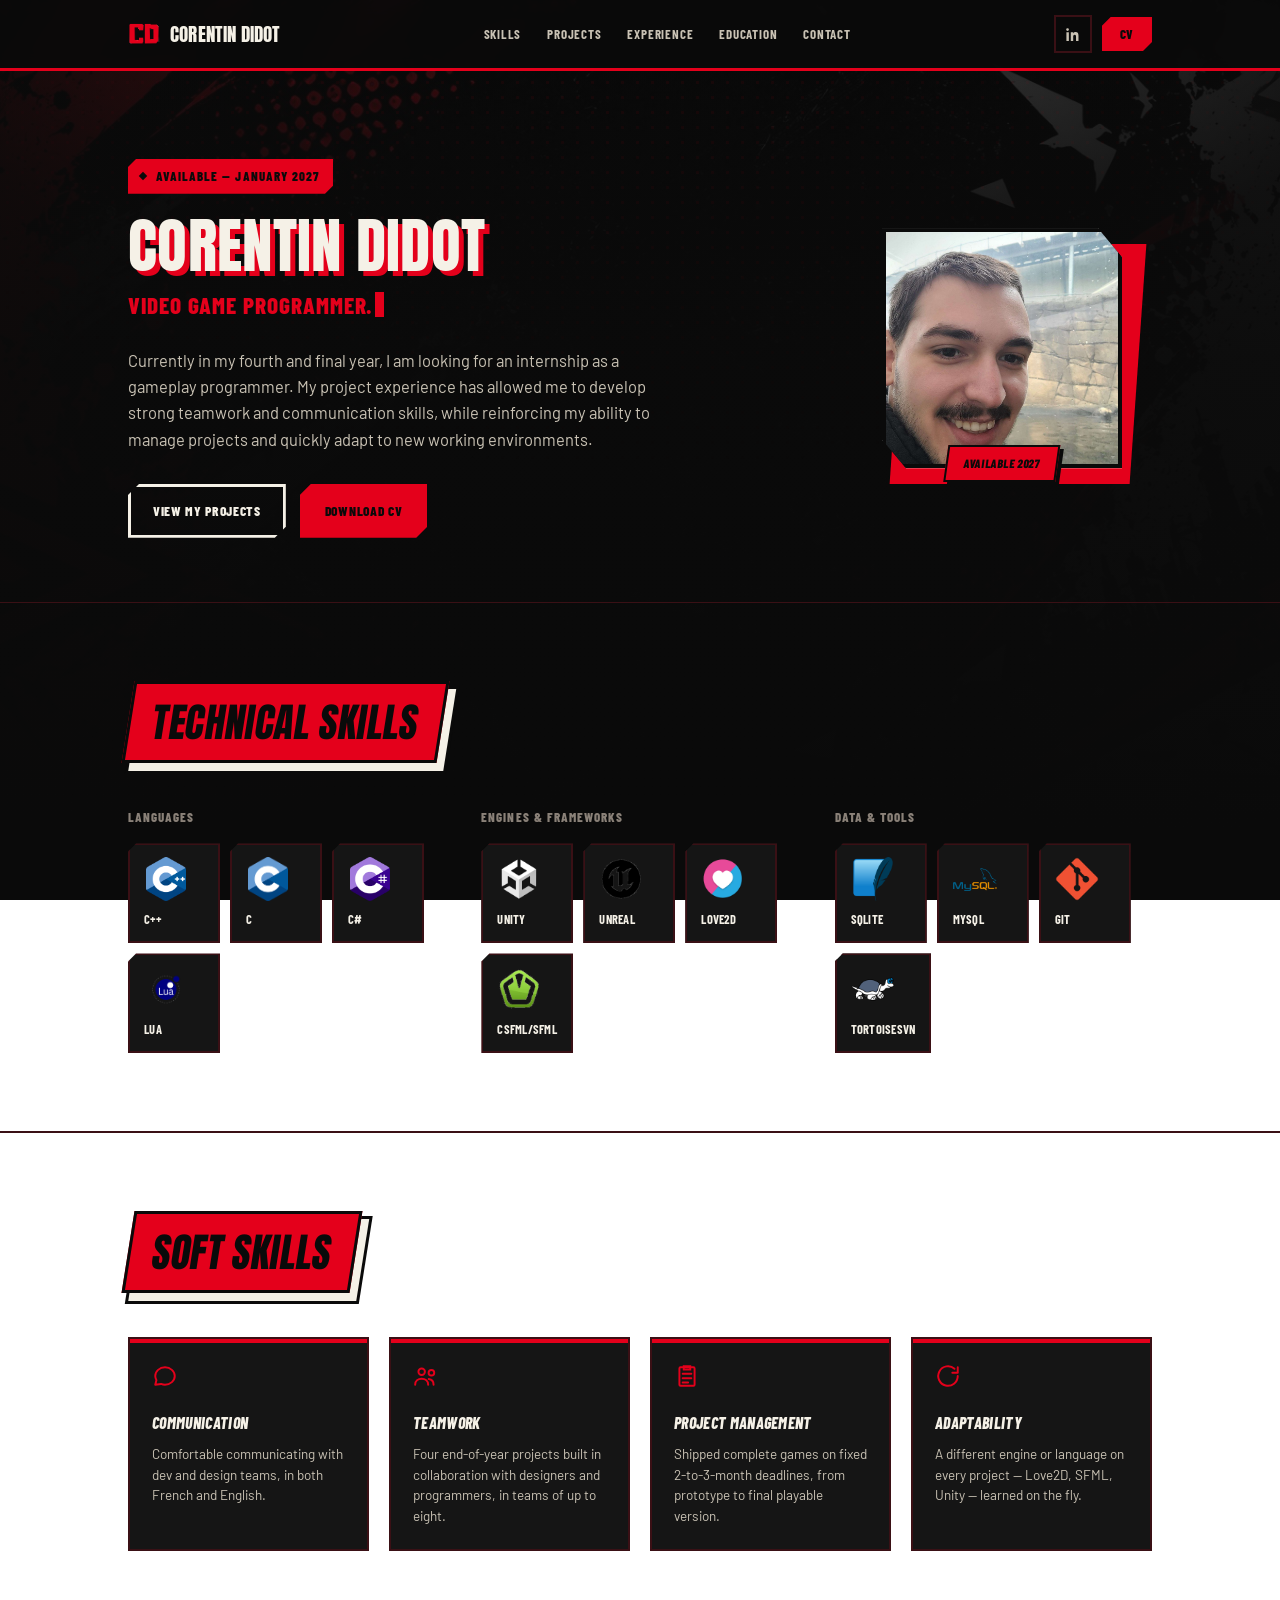
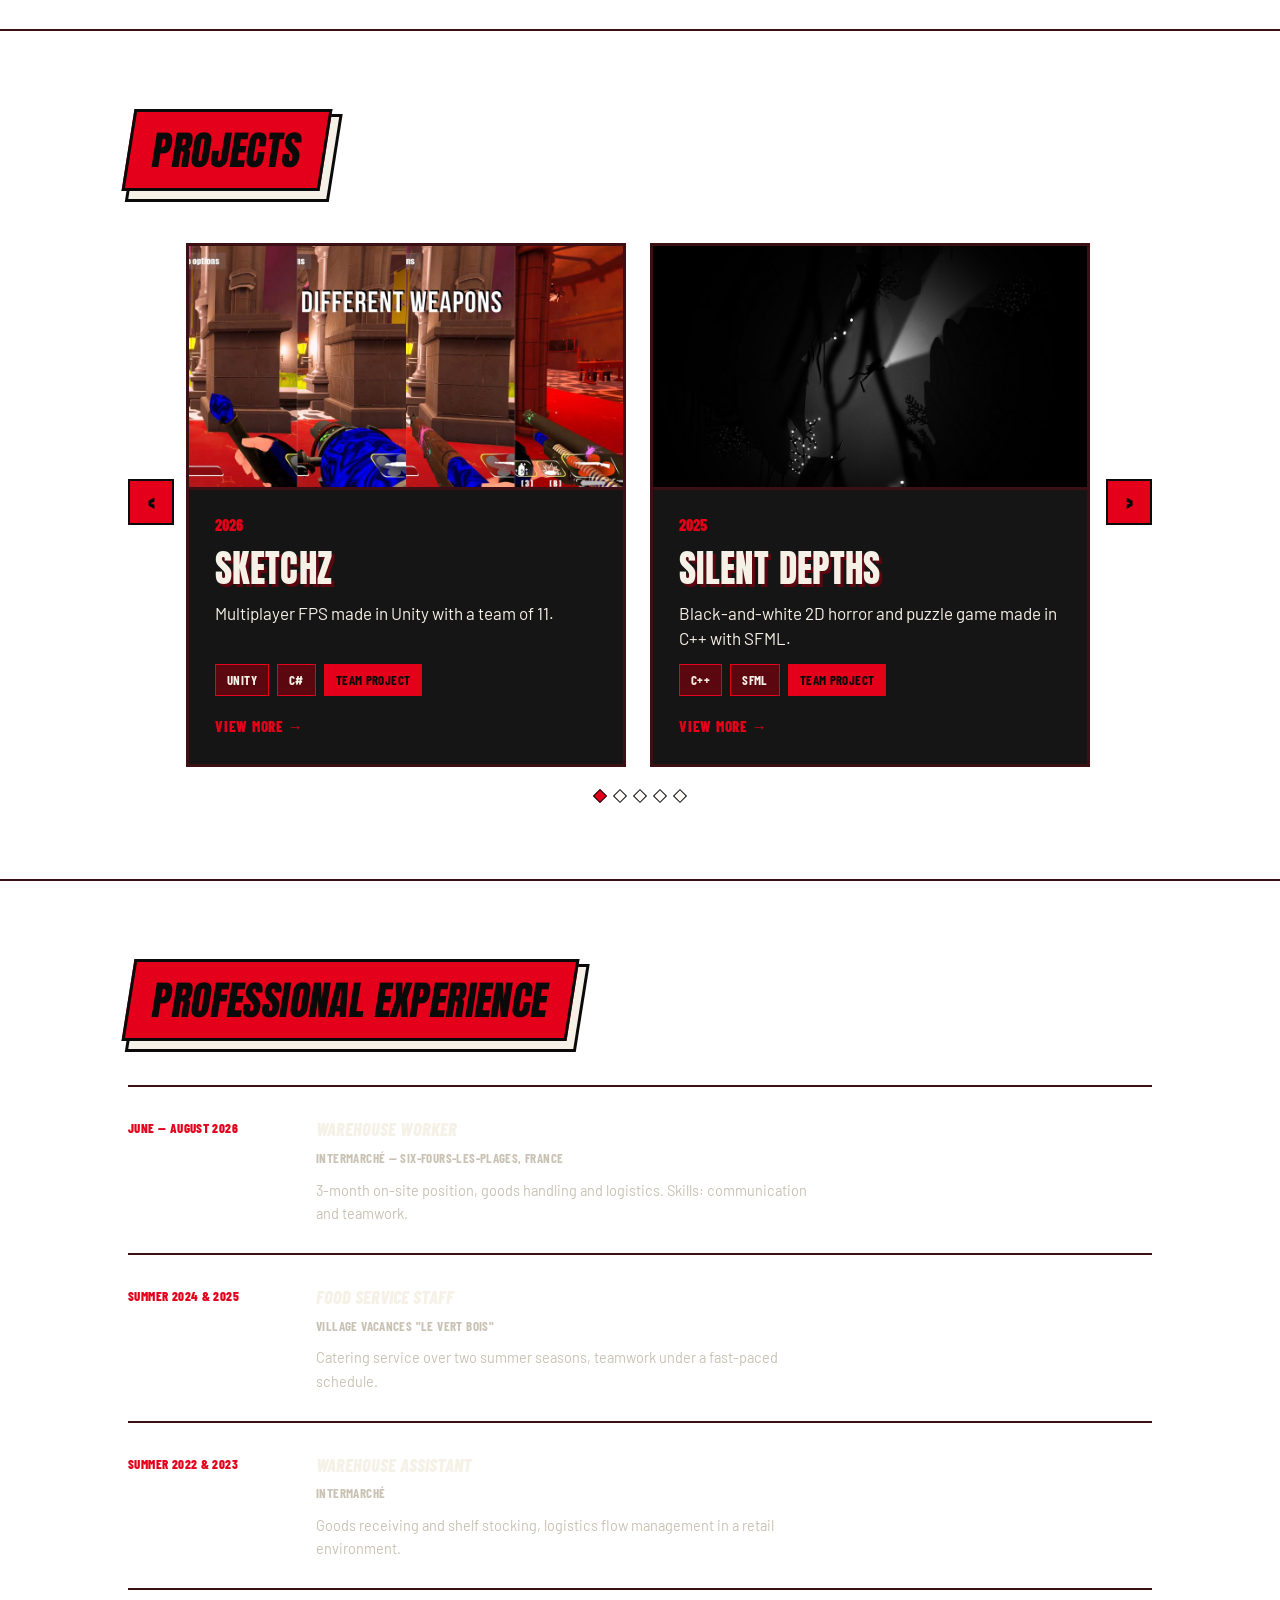
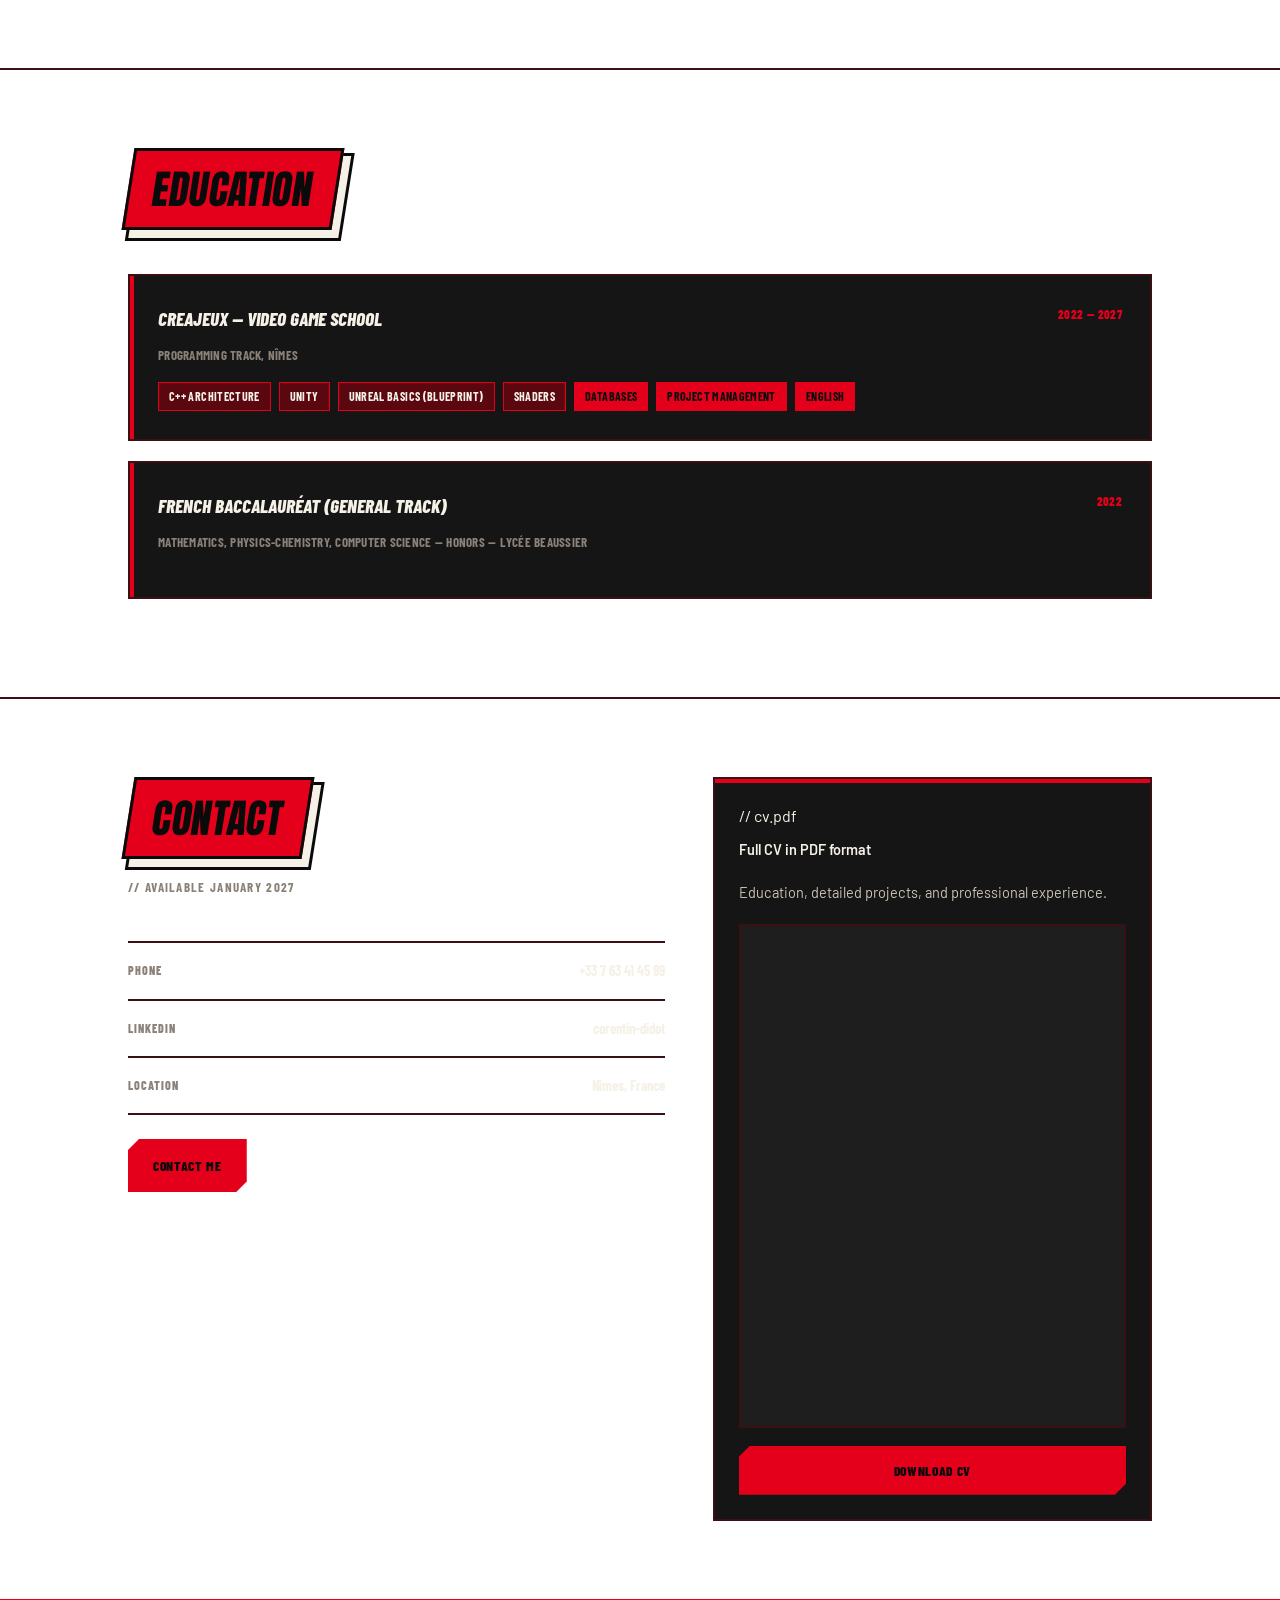
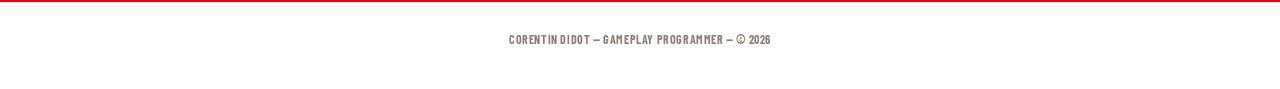
<file: index.html>
﻿<!DOCTYPE html>
<html lang="en">
<head>
<meta charset="UTF-8">
<meta name="viewport" content="width=device-width, initial-scale=1.0, viewport-fit=cover">
<title>Corentin Didot — Video Game Programmer</title>
<link rel="icon" href="assets/logo.png" type="image/png">
<link rel="preconnect" href="https://fonts.googleapis.com">
<link rel="preconnect" href="https://fonts.gstatic.com" crossorigin>
<link href="https://fonts.googleapis.com/css2?family=Anton&family=Barlow+Condensed:ital,wght@0,500;0,600;0,700;0,800;1,700;1,800&family=Barlow:wght@400;500;600;700;800&display=swap" rel="stylesheet">
<link rel="stylesheet" href="assets/styles.css">
<script src="assets/site.js" defer></script>
</head>
<body>

<div class="page-transition" aria-hidden="true"></div>

<div class="bg-image" aria-hidden="true"></div>
<div class="grid-bg" aria-hidden="true"></div>

<header>
  <div class="wrap nav">
    <a href="#home" class="logo"><img class="logo-mark" src="assets/logo.png" alt="CD logo">corentin didot</a>
    <ul class="navlinks">
      <li><a href="#competences">Skills</a></li>
      <li><a href="#projets">Projects</a></li>
      <li><a href="#experience">Experience</a></li>
      <li><a href="#formation">Education</a></li>
      <li><a href="#contact">Contact</a></li>
    </ul>
    <div class="nav-right">
      <div class="header-social">
        <a href="https://linkedin.com/in/corentin-didot" target="_blank" rel="noopener" aria-label="LinkedIn">
          <svg viewBox="0 0 24 24" fill="currentColor"><path d="M6.94 5a1.94 1.94 0 1 1-3.88 0 1.94 1.94 0 0 1 3.88 0ZM3.4 8.75h3.48V21H3.4V8.75Zm6.2 0h3.34v1.68h.05c.47-.87 1.6-1.79 3.29-1.79 3.52 0 4.17 2.28 4.17 5.25V21h-3.48v-5.53c0-1.32-.02-3.02-1.85-3.02-1.85 0-2.13 1.44-2.13 2.92V21H9.6V8.75Z"/></svg>
        </a>
      </div>
      <button type="button" class="nav-cta" id="cv-download-nav">CV</button>
    </div>
  </div>
</header>

<main id="home">

  <section class="hero">
    <div class="wrap hero-grid">
      <div>
        <div class="status-line"><span class="pip"></span>AVAILABLE — JANUARY 2027</div>
        <h1>Corentin Didot</h1>
        <p class="role-line" id="role-line"></p>
        <p class="hero-sub">Currently in my fourth and final year, I am looking for an internship as a gameplay programmer. My project experience has allowed me to develop strong teamwork and communication skills, while reinforcing my ability to manage projects and quickly adapt to new working environments.</p>
        <div class="hero-ctas">
          <a href="#projets" class="btn">View my projects</a>
          <button type="button" class="btn btn-primary" id="cv-download">Download CV</button>
        </div>
      </div>

      <div class="hero-photo-col">
        <div class="photo-frame">
          <div class="offset-block"></div>
          <div class="frame-inner">
            <img src="assets/hero-photo.jpg" style="width:100%;height:100%;object-fit:cover;" alt="Corentin Didot">
          </div>
          <span class="corner tl"></span>
          <span class="corner tr"></span>
          <span class="corner bl"></span>
          <span class="corner br"></span>
          <span class="status-badge">AVAILABLE 2027</span>
        </div>
      </div>
    </div>
  </section>

  <section id="competences">
    <div class="wrap">
      <div class="code-heading" data-reveal>
        <div class="ch-line"><span class="ch-bracket">&lt;</span> Technical Skills <span class="ch-bracket">/&gt;</span></div>
      </div>
      <div class="stack-groups">
        <div class="stack-group" data-reveal>
          <h3>Languages</h3>
          <div class="badge-row">
            <div class="badge teal"><span class="mono" style="background:transparent; width:44px; height:44px;"><img src="assets/icons/cpp.png" alt="C++" style="width:100%;height:100%;object-fit:contain;"></span><span class="lbl">C++</span></div>
            <div class="badge teal"><span class="mono" style="background:transparent; width:44px; height:44px;"><img src="assets/icons/c.png" alt="C" style="width:100%;height:100%;object-fit:contain;"></span><span class="lbl">C</span></div>
            <div class="badge teal"><span class="mono" style="background:transparent; width:44px; height:44px;"><img src="assets/icons/csharp.png" alt="C#" style="width:100%;height:100%;object-fit:contain;"></span><span class="lbl">C#</span></div>
            <div class="badge teal"><span class="mono" style="background:transparent; width:44px; height:44px;"><img src="assets/icons/lua.png" alt="Lua" style="width:100%;height:100%;object-fit:contain;"></span><span class="lbl">Lua</span></div>
          </div>
        </div>
        <div class="stack-group" data-reveal data-reveal-delay="100">
          <h3>Engines &amp; Frameworks</h3>
          <div class="badge-row">
            <div class="badge teal"><span class="mono" style="background:transparent; width:44px; height:44px;"><img src="assets/icons/unity.png" alt="Unity" style="width:100%;height:100%;object-fit:contain;"></span><span class="lbl">Unity</span></div>
            <div class="badge teal"><span class="mono" style="background:transparent; width:44px; height:44px;"><img src="assets/icons/unreal.png" alt="Unreal Engine" style="width:100%;height:100%;object-fit:contain;"></span><span class="lbl">Unreal</span></div>
            <div class="badge teal"><span class="mono" style="background:transparent; width:44px; height:44px;"><img src="assets/icons/love2d.png" alt="Love2D" style="width:100%;height:100%;object-fit:contain;"></span><span class="lbl">Love2D</span></div>
            <div class="badge teal"><span class="mono" style="background:transparent; width:44px; height:44px;"><img src="assets/icons/sfml.png" alt="SFML" style="width:100%;height:100%;object-fit:contain;"></span><span class="lbl">CSFML/SFML</span></div>
          </div>
        </div>
        <div class="stack-group" data-reveal data-reveal-delay="200">
          <h3>Data &amp; Tools</h3>
          <div class="badge-row">
            <div class="badge teal"><span class="mono" style="background:transparent; width:44px; height:44px;"><img src="assets/icons/sqlite.png" alt="SQLite" style="width:100%;height:100%;object-fit:contain;"></span><span class="lbl">SQLite</span></div>
            <div class="badge teal"><span class="mono" style="background:transparent; width:44px; height:44px;"><img src="assets/icons/mysql.png" alt="MySQL" style="width:100%;height:100%;object-fit:contain;"></span><span class="lbl">MySQL</span></div>
            <div class="badge teal"><span class="mono" style="background:transparent; width:44px; height:44px;"><img src="assets/icons/git.png" alt="Git" style="width:100%;height:100%;object-fit:contain;"></span><span class="lbl">Git</span></div>
            <div class="badge teal"><span class="mono" style="background:transparent; width:44px; height:44px;"><img src="assets/icons/tortoisesvn.png" alt="TortoiseSVN" style="width:100%;height:100%;object-fit:contain;"></span><span class="lbl">TortoiseSVN</span></div>
          </div>
        </div>
      </div>
    </div>
  </section>

  <section id="soft-skills">
    <div class="wrap">
      <div class="code-heading" data-reveal>
        <div class="ch-line"><span class="ch-bracket">&lt;</span> Soft Skills <span class="ch-bracket">/&gt;</span></div>
        <span class="ch-comment">   </span>
      </div>
      <div class="soft-grid">
        <div class="soft-card" data-reveal>
          <svg viewBox="0 0 24 24"><path d="M21 12c0 4.4-4 8-9 8-1.3 0-2.5-.2-3.6-.7L3 20l1.1-4.2C3.4 14.4 3 13.2 3 12c0-4.4 4-8 9-8s9 3.6 9 8Z" stroke-linejoin="round"/></svg>
          <h4>Communication</h4>
          <p>Comfortable communicating with dev and design teams, in both French and English.</p>
        </div>
        <div class="soft-card" data-reveal data-reveal-delay="80">
          <svg viewBox="0 0 24 24"><circle cx="8" cy="8" r="3"/><circle cx="17" cy="9" r="2.6"/><path d="M2 20c0-3.3 2.7-5.5 6-5.5s6 2.2 6 5.5M14.5 14.8c2.6.3 4.5 2.3 4.5 5.2" stroke-linecap="round"/></svg>
          <h4>Teamwork</h4>
          <p>Four end-of-year projects built in collaboration with designers and programmers, in teams of up to eight.</p>
        </div>
        <div class="soft-card" data-reveal data-reveal-delay="160">
          <svg viewBox="0 0 24 24"><rect x="5" y="4" width="14" height="17" rx="1"/><path d="M9 3h6v3H9zM8 10h8M8 14h8M8 18h5" stroke-linecap="round"/></svg>
          <h4>Project Management</h4>
          <p>Shipped complete games on fixed 2-to-3-month deadlines, from prototype to final playable version.</p>
        </div>
        <div class="soft-card" data-reveal data-reveal-delay="240">
          <svg viewBox="0 0 24 24"><path d="M21 12a9 9 0 1 1-3-6.7M21 4v5h-5" stroke-linecap="round" stroke-linejoin="round"/></svg>
          <h4>Adaptability</h4>
          <p>A different engine or language on every project — Love2D, SFML, Unity — learned on the fly.</p>
        </div>
      </div>
    </div>
  </section>

  <section id="projets">
    <div class="wrap">
      <div class="code-heading" data-reveal>
        <div class="ch-line"><span class="ch-bracket">&lt;</span> Projects <span class="ch-bracket">/&gt;</span></div>
        <span class="ch-comment">  </span>
      </div>

      <div class="project-slider" data-reveal>
        <button type="button" class="slider-btn prev" aria-label="Previous projects">‹</button>
        <div class="slider-track" tabindex="0">
        <a href="project-sketchz.html" class="project-card">
          <img class="project-card-thumb" src="assets/projects/sketchz/2.jpg" alt="SKETCHZ preview" loading="lazy">
          <span class="project-card-body">
            <span class="project-year">2026</span>
            <span class="project-card-title">SKETCHZ</span>
            <span class="project-card-desc">Multiplayer FPS made in Unity with a team of 11.</span>
            <span class="tagrow"><span class="tag">Unity</span><span class="tag">C#</span><span class="tag alt">Team project</span></span>
            <span class="project-card-more">View More →</span>
          </span>
        </a>
        <a href="project-silent-depths.html" class="project-card">
          <img class="project-card-thumb" src="assets/projects/silent-depths/2.png" alt="Silent Depths preview" loading="lazy">
          <span class="project-card-body">
            <span class="project-year">2025</span>
            <span class="project-card-title">Silent Depths</span>
            <span class="project-card-desc">Black-and-white 2D horror and puzzle game made in C++ with SFML.</span>
            <span class="tagrow"><span class="tag">C++</span><span class="tag">SFML</span><span class="tag alt">Team project</span></span>
            <span class="project-card-more">View More →</span>
          </span>
        </a>
        <a href="project-temple-rising.html" class="project-card">
          <img class="project-card-thumb" src="assets/projects/temple-rising/2.jpg" alt="Temple Rising preview" loading="lazy">
          <span class="project-card-body">
            <span class="project-year">2024</span>
            <span class="project-card-title">Temple Rising</span>
            <span class="project-card-desc">Top-down RPG and puzzle hybrid made in C with CSFML.</span>
            <span class="tagrow"><span class="tag">C</span><span class="tag">CSFML</span><span class="tag alt">Team project</span></span>
            <span class="project-card-more">View More →</span>
          </span>
        </a>
        <a href="project-slumber-quest.html" class="project-card">
          <img class="project-card-thumb" src="assets/projects/slumber-quest/2.png" alt="Slumber Quest preview" loading="lazy">
          <span class="project-card-body">
            <span class="project-year">2023</span>
            <span class="project-card-title">Slumber Quest</span>
            <span class="project-card-desc">Turn-based adventure game, my first complete game, made in Lua with Love2D.</span>
            <span class="tagrow"><span class="tag">Love2D</span><span class="tag">Lua</span><span class="tag alt">Team project</span></span>
            <span class="project-card-more">View More →</span>
          </span>
        </a>
        <a href="project-ridiculus-cartonus.html" class="project-card">
          <img class="project-card-thumb" src="assets/projects/ridiculus-cartonus/2.jpg" alt="Ridiculus Cartonus preview" loading="lazy" style="object-fit:contain;">
          <span class="project-card-body">
            <span class="project-year">2022</span>
            <span class="project-card-title">Ridiculus Cartonus</span>
            <span class="project-card-desc">Text RPG in Python — national winner of the Prix de la mixité, Trophées NSI 2022.</span>
            <span class="tagrow"><span class="tag">Python</span><span class="tag">OOP</span><span class="tag alt">Team project</span></span>
            <span class="project-card-more">View More →</span>
          </span>
        </a>
        </div>
        <button type="button" class="slider-btn next" aria-label="Next projects">›</button>
        <div class="slider-dots">
          <button type="button" class="dot" aria-label="Project 1"></button>
          <button type="button" class="dot" aria-label="Project 2"></button>
          <button type="button" class="dot" aria-label="Project 3"></button>
          <button type="button" class="dot" aria-label="Project 4"></button>
          <button type="button" class="dot" aria-label="Project 5"></button>
        </div>
      </div>
    </div>
  </section>

  <section id="experience">
    <div class="wrap">
      <div class="code-heading" data-reveal>
        <div class="ch-line"><span class="ch-bracket">&lt;</span> Professional Experience <span class="ch-bracket">/&gt;</span></div>
        <span class="ch-comment"> </span>
      </div>

      <div class="exp-item" data-reveal>
        <div class="exp-date">June — August 2026</div>
        <div>
          <p class="exp-role">Warehouse Worker</p>
          <p class="exp-org">Intermarché — Six-Fours-les-Plages, France</p>
          <p class="exp-desc">3-month on-site position, goods handling and logistics. Skills: communication and teamwork.</p>
        </div>
      </div>

      <div class="exp-item" data-reveal data-reveal-delay="100">
        <div class="exp-date">Summer 2024 &amp; 2025</div>
        <div>
          <p class="exp-role">Food Service Staff</p>
          <p class="exp-org">Village Vacances "Le Vert Bois"</p>
          <p class="exp-desc">Catering service over two summer seasons, teamwork under a fast-paced schedule.</p>
        </div>
      </div>

      <div class="exp-item" data-reveal data-reveal-delay="200">
        <div class="exp-date">Summer 2022 &amp; 2023</div>
        <div>
          <p class="exp-role">Warehouse Assistant</p>
          <p class="exp-org">Intermarché</p>
          <p class="exp-desc">Goods receiving and shelf stocking, logistics flow management in a retail environment.</p>
        </div>
      </div>
    </div>
  </section>

  <section id="formation">
    <div class="wrap">
      <div class="code-heading" data-reveal>
        <div class="ch-line"><span class="ch-bracket">&lt;</span> Education <span class="ch-bracket">/&gt;</span></div>
        <span class="ch-comment"> </span>
      </div>

      <div class="edu-card" data-reveal>
        <div class="edu-top">
          <h3 class="edu-title">Creajeux — Video Game School</h3>
          <span class="edu-date">2022 — 2027</span>
        </div>
        <p class="edu-sub">Programming track, Nîmes</p>
        <div class="edu-tags">
          <span class="tag">C++ Architecture</span>
          <span class="tag">Unity</span>
          <span class="tag">Unreal Basics (Blueprint)</span>
          <span class="tag">Shaders</span>
          <span class="tag alt">Databases</span>
          <span class="tag alt">Project Management</span>
          <span class="tag alt">English</span>
        </div>
      </div>

      <div class="edu-card" data-reveal data-reveal-delay="100">
        <div class="edu-top">
          <h3 class="edu-title">French Baccalauréat (General track)</h3>
          <span class="edu-date">2022</span>
        </div>
        <p class="edu-sub">Mathematics, Physics-Chemistry, Computer Science — honors — Lycée Beaussier</p>
      </div>
    </div>
  </section>

  <section id="contact">
    <div class="wrap contact-grid">
      <div>
        <div class="code-heading" data-reveal>
          <div class="ch-line"><span class="ch-bracket">&lt;</span> Contact <span class="ch-bracket">/&gt;</span></div>
          <span class="ch-comment">// Available January 2027</span>
        </div>
        <ul class="contact-list" data-reveal data-reveal-delay="100">
          <li><span class="contact-label">Phone</span><a class="contact-value" href="tel:+33763414585">+33 7 63 41 45 89</a></li>
          <li><span class="contact-label">LinkedIn</span><a class="contact-value" href="https://linkedin.com/in/corentin-didot" target="_blank" rel="noopener">corentin-didot</a></li>
          <li><span class="contact-label">Location</span><span class="contact-value">Nîmes, France</span></li>
        </ul>
        <div style="margin-top:24px;">
          <a href="mailto:didotcorentin@hotmail.com?subject=Portfolio%20contact" class="btn btn-primary">Contact Me</a>
        </div>
      </div>
      <div class="avail-box" data-reveal data-reveal-delay="200">
        <span class="ch-comment" style="display:block;">// cv.pdf</span>
        <p style="color:var(--paper); font-weight:600; margin-top:10px;">Full CV in PDF format</p>
        <p>Education, detailed projects, and professional experience.</p>
        <div class="cv-preview">
          <iframe src="assets/cv.pdf#toolbar=0" title="CV preview — Corentin Didot"></iframe>
        </div>
        <button type="button" class="btn btn-primary" id="cv-download-2" style="width:100%; justify-content:center;">Download CV</button>
      </div>
    </div>
  </section>

</main>

<footer>
  <div class="wrap">
    <p>Corentin Didot — Gameplay Programmer — © 2026</p>
  </div>
</footer>

<script>
(function(){
  // --- typewriter role cycling ---
  var roles = ["Video game programmer.", "Gameplay programmer.", "C++ enthusiast."];
  var el = document.getElementById('role-line');
  var reduced = window.matchMedia('(prefers-reduced-motion: reduce)').matches;

  if(reduced){
    el.textContent = roles[0];
  } else {
    var ri = 0, ci = 0, deleting = false;
    function tick(){
      var word = roles[ri];
      if(!deleting){
        ci++;
        if(ci > word.length){ deleting = true; setTimeout(tick, 1400); return; }
      } else {
        ci--;
        if(ci < 0){ deleting = false; ri = (ri+1) % roles.length; ci = 0; }
      }
      el.innerHTML = word.slice(0, ci) + '<span class="caret"></span>';
      setTimeout(tick, deleting ? 30 : 55);
    }
    tick();
  }

  // --- CV download ---
  var downloadBtns = [document.getElementById('cv-download'), document.getElementById('cv-download-2'), document.getElementById('cv-download-nav')];

  function doDownload(){
    var a = document.createElement('a');
    a.href = 'assets/cv.pdf';
    a.download = 'CV_Corentin_Didot.pdf';
    document.body.appendChild(a);
    a.click();
    document.body.removeChild(a);
  }
  downloadBtns.forEach(function(btn){ if(btn) btn.addEventListener('click', doDownload); });

  // --- project card slider (arrows / dots / swipe) ---
  document.querySelectorAll('.project-slider').forEach(function(slider){
    var track = slider.querySelector('.slider-track');
    var cards = Array.prototype.slice.call(track.querySelectorAll('.project-card'));
    var dots = Array.prototype.slice.call(slider.querySelectorAll('.slider-dots .dot'));
    var prevBtn = slider.querySelector('.slider-btn.prev');
    var nextBtn = slider.querySelector('.slider-btn.next');
    var behavior = reduced ? 'auto' : 'smooth';

    function step(){
      if(cards.length < 2) return track.clientWidth;
      return cards[1].offsetLeft - cards[0].offsetLeft;
    }
    function goTo(i){
      i = Math.max(0, Math.min(cards.length - 1, i));
      track.scrollTo({ left: cards[i].offsetLeft - cards[0].offsetLeft, behavior: behavior });
    }
    function atStart(){ return track.scrollLeft <= 2; }
    function atEnd(){ return track.scrollLeft + track.clientWidth >= track.scrollWidth - 2; }
    // loops: next at the end goes back to the first card, prev at the start jumps to the last
    function move(dir){
      if(dir > 0 && atEnd()){ track.scrollTo({ left: 0, behavior: behavior }); return; }
      if(dir < 0 && atStart()){ track.scrollTo({ left: track.scrollWidth, behavior: behavior }); return; }
      track.scrollBy({ left: dir * step(), behavior: behavior });
    }
    function update(){
      var index = Math.round(track.scrollLeft / step());
      if(atEnd()) index = cards.length - 1;
      dots.forEach(function(d, di){ d.classList.toggle('active', di === index); });
    }

    if(prevBtn) prevBtn.addEventListener('click', function(){ move(-1); });
    if(nextBtn) nextBtn.addEventListener('click', function(){ move(1); });
    dots.forEach(function(d, di){ d.addEventListener('click', function(){ goTo(di); }); });
    track.addEventListener('keydown', function(e){
      if(e.key === 'ArrowLeft'){ e.preventDefault(); move(-1); }
      if(e.key === 'ArrowRight'){ e.preventDefault(); move(1); }
    });

    var ticking = false;
    track.addEventListener('scroll', function(){
      if(!ticking){ requestAnimationFrame(function(){ update(); ticking = false; }); ticking = true; }
    }, { passive: true });
    window.addEventListener('resize', update);
    update();
  });
})();
</script>

</body>
</html>
</file>
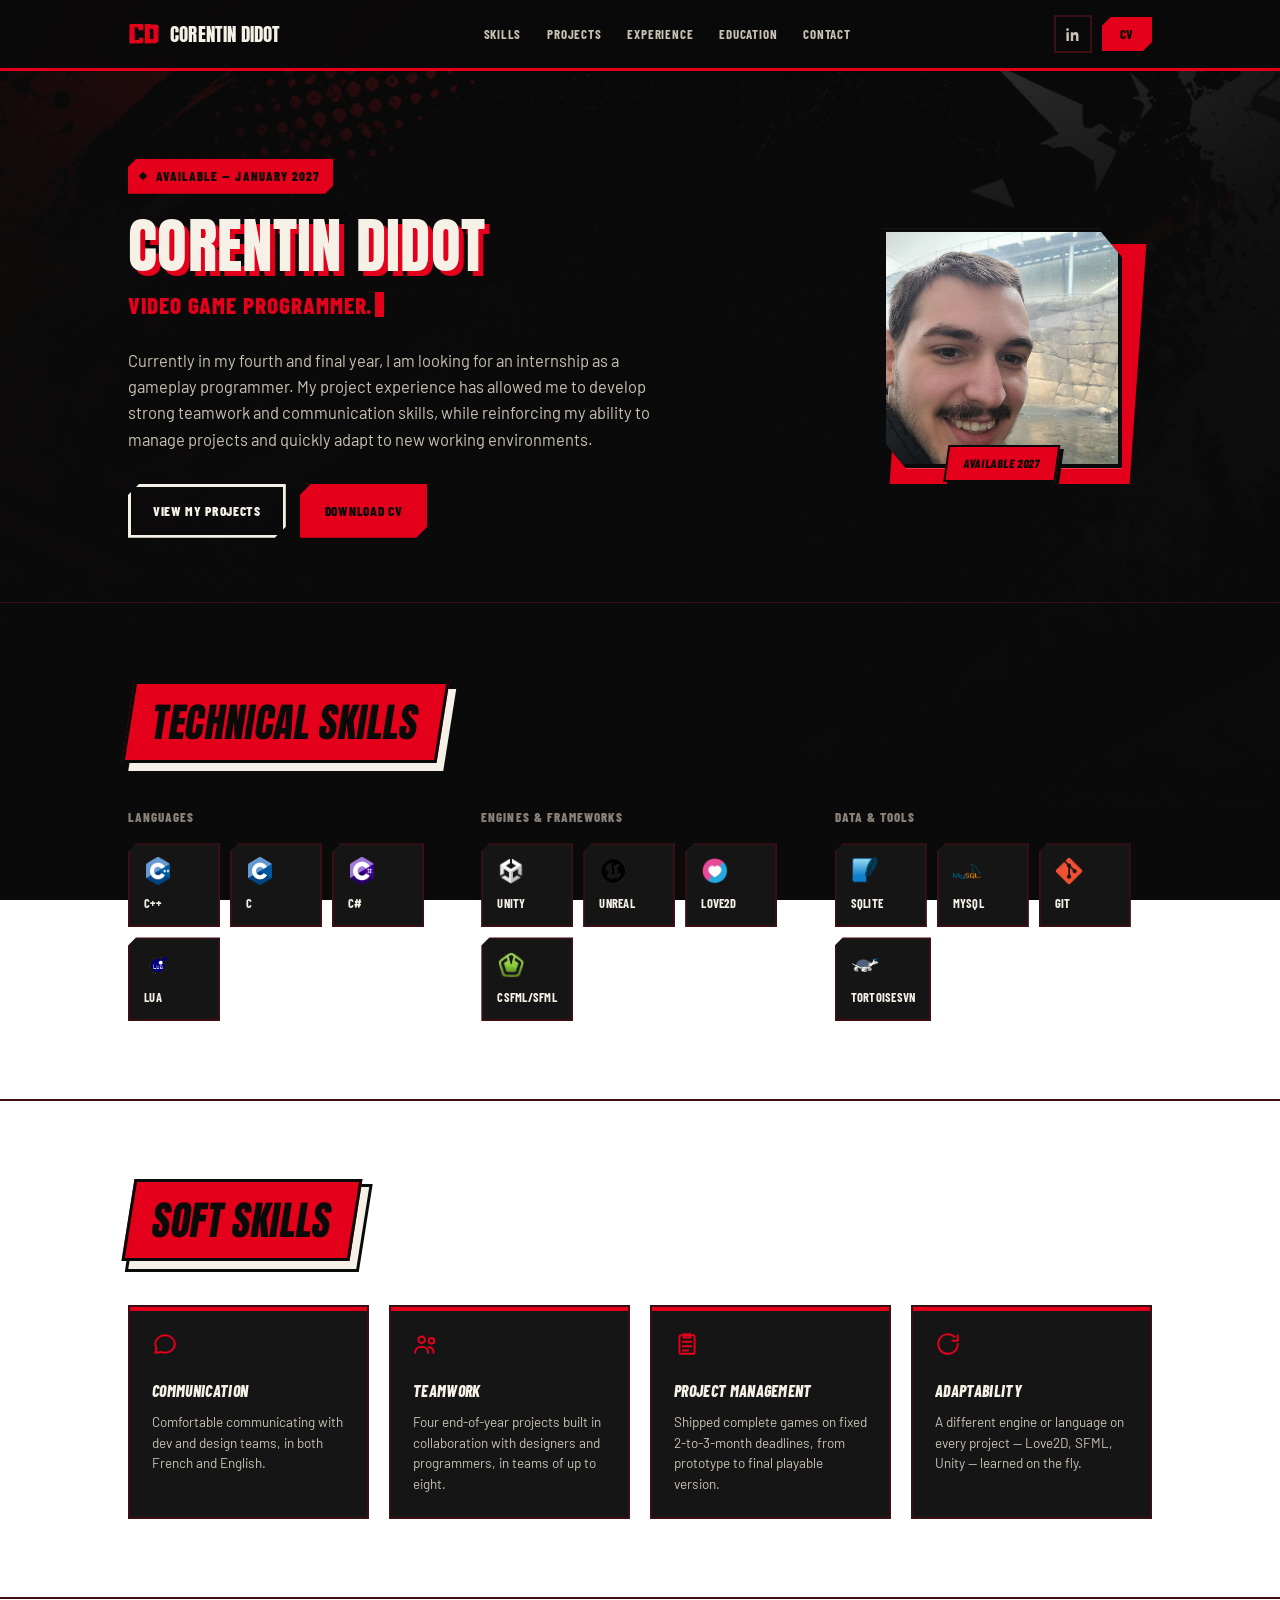
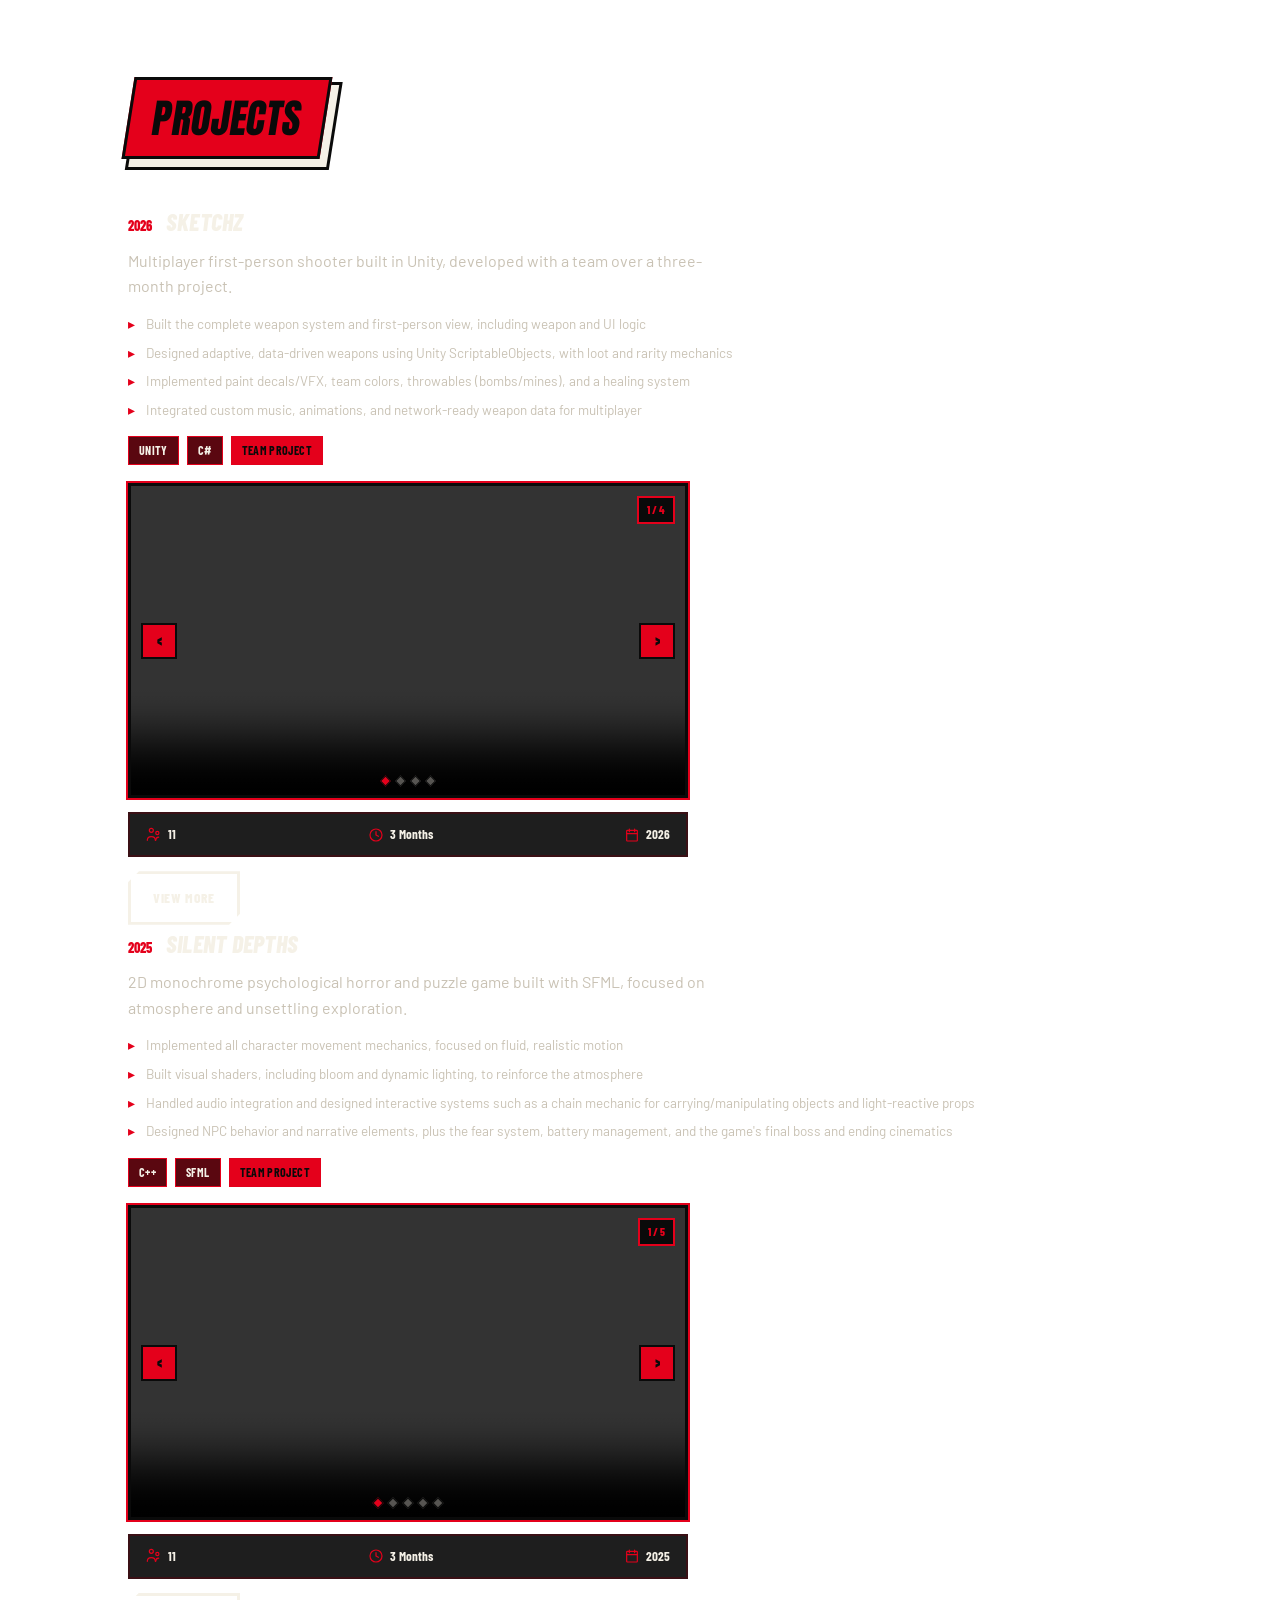
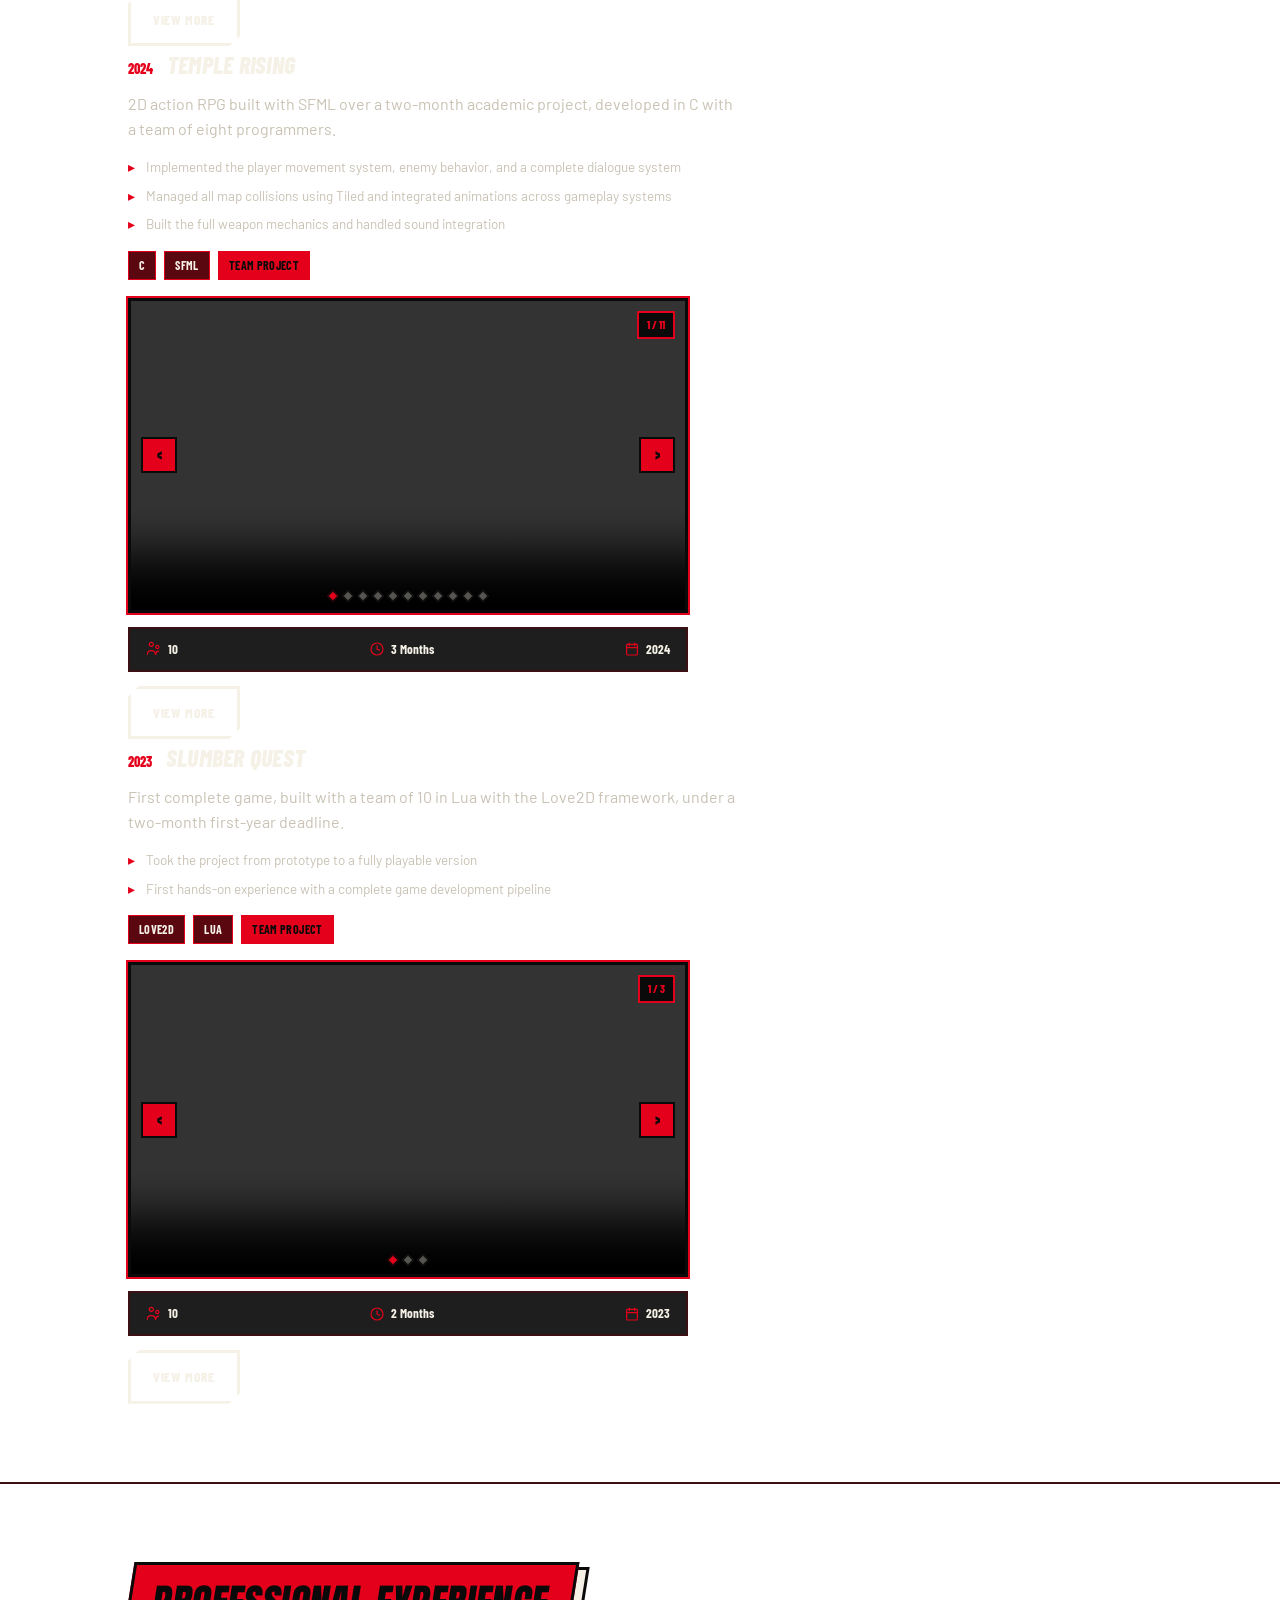
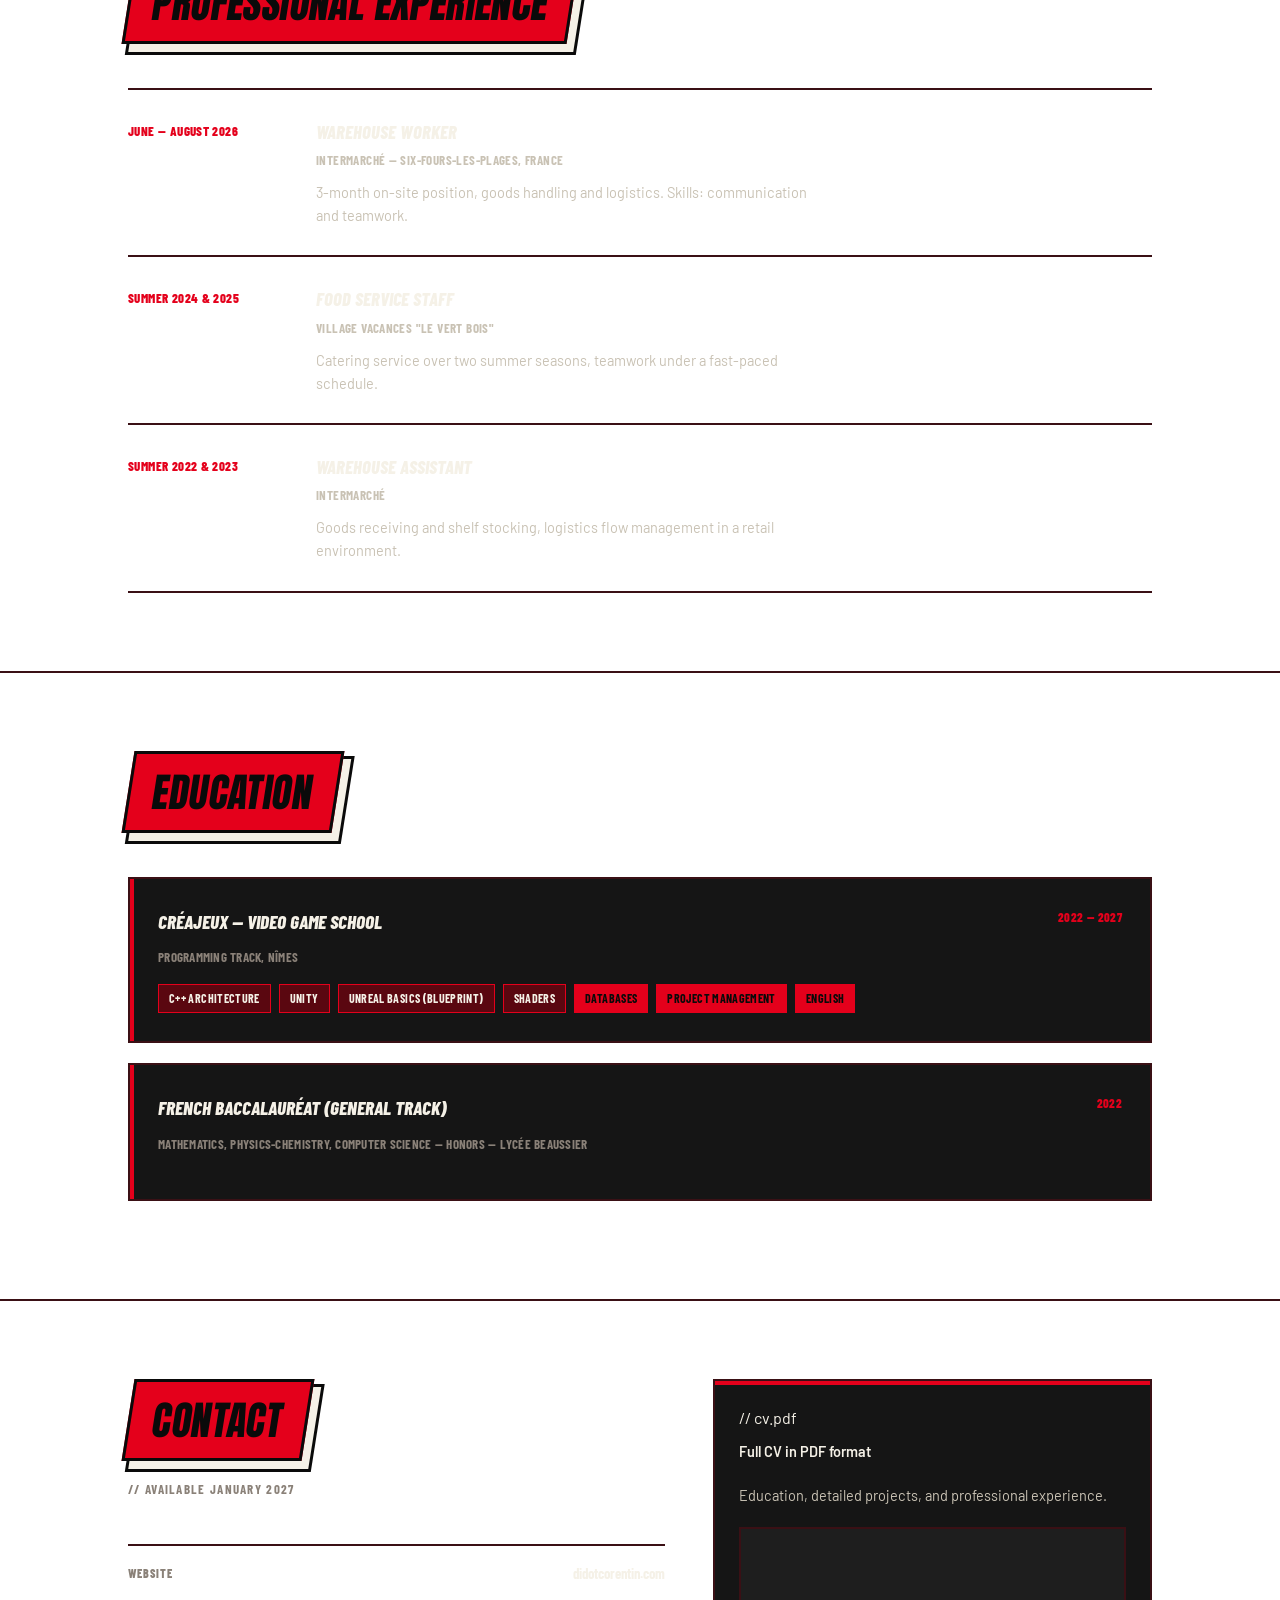
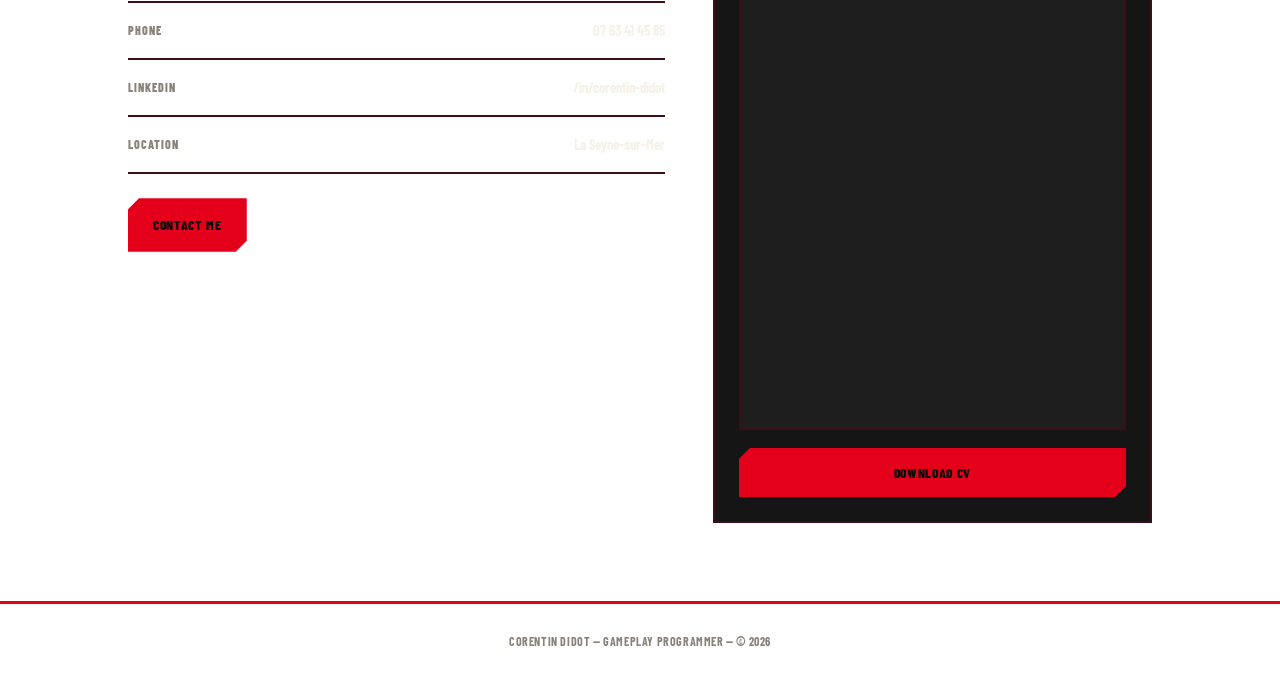
<file: mainPage.html>
﻿<!DOCTYPE html>
<html lang="en">
<head>
<meta charset="UTF-8">
<meta name="viewport" content="width=device-width, initial-scale=1.0, viewport-fit=cover">
<title>Corentin Didot — Video Game Programmer</title>
<link rel="icon" href="assets/logo.png" type="image/png">
<link rel="preconnect" href="https://fonts.googleapis.com">
<link rel="preconnect" href="https://fonts.gstatic.com" crossorigin>
<link href="https://fonts.googleapis.com/css2?family=Anton&family=Barlow+Condensed:ital,wght@0,500;0,600;0,700;0,800;1,700;1,800&family=Barlow:wght@400;500;600;700;800&display=swap" rel="stylesheet">
<link rel="stylesheet" href="assets/styles.css">
<script src="assets/site.js" defer></script>
</head>
<body>

<div class="page-transition" aria-hidden="true"></div>

<div class="bg-image" aria-hidden="true"></div>
<div class="grid-bg" aria-hidden="true"></div>

<header>
  <div class="wrap nav">
    <a href="#home" class="logo"><img class="logo-mark" src="assets/logo.png" alt="CD logo">corentin didot</a>
    <ul class="navlinks">
      <li><a href="#competences">Skills</a></li>
      <li><a href="#projets">Projects</a></li>
      <li><a href="#experience">Experience</a></li>
      <li><a href="#formation">Education</a></li>
      <li><a href="#contact">Contact</a></li>
    </ul>
    <div class="nav-right">
      <div class="header-social">
        <a href="https://linkedin.com/in/corentin-didot" target="_blank" rel="noopener" aria-label="LinkedIn">
          <svg viewBox="0 0 24 24" fill="currentColor"><path d="M6.94 5a1.94 1.94 0 1 1-3.88 0 1.94 1.94 0 0 1 3.88 0ZM3.4 8.75h3.48V21H3.4V8.75Zm6.2 0h3.34v1.68h.05c.47-.87 1.6-1.79 3.29-1.79 3.52 0 4.17 2.28 4.17 5.25V21h-3.48v-5.53c0-1.32-.02-3.02-1.85-3.02-1.85 0-2.13 1.44-2.13 2.92V21H9.6V8.75Z"/></svg>
        </a>
      </div>
      <button type="button" class="nav-cta" id="cv-download-nav">CV</button>
    </div>
  </div>
</header>

<main id="home">

  <section class="hero">
    <div class="wrap hero-grid">
      <div>
        <div class="status-line"><span class="pip"></span>AVAILABLE — JANUARY 2027</div>
        <h1>Corentin Didot</h1>
        <p class="role-line" id="role-line"></p>
        <p class="hero-sub">Currently in my fourth and final year, I am looking for an internship as a gameplay programmer. My project experience has allowed me to develop strong teamwork and communication skills, while reinforcing my ability to manage projects and quickly adapt to new working environments.</p>
        <div class="hero-ctas">
          <a href="#projets" class="btn">View my projects</a>
          <button type="button" class="btn btn-primary" id="cv-download">Download CV</button>
        </div>
      </div>

      <div class="hero-photo-col">
        <div class="photo-frame">
          <div class="offset-block"></div>
          <div class="frame-inner">
            <img src="assets/hero-photo.jpg" style="width:100%;height:100%;object-fit:cover;" alt="Corentin Didot">
          </div>
          <span class="corner tl"></span>
          <span class="corner tr"></span>
          <span class="corner bl"></span>
          <span class="corner br"></span>
          <span class="status-badge">AVAILABLE 2027</span>
        </div>
      </div>
    </div>
  </section>

  <section id="competences">
    <div class="wrap">
      <div class="code-heading" data-reveal>
        <div class="ch-line"><span class="ch-bracket">&lt;</span> Technical Skills <span class="ch-bracket">/&gt;</span></div>
      </div>
      <div class="stack-groups">
        <div class="stack-group" data-reveal>
          <h3>Languages</h3>
          <div class="badge-row">
            <div class="badge teal"><span class="mono" style="background:transparent; width:28px; height:28px;"><img src="assets/icons/cpp.png" alt="C++" style="width:100%;height:100%;object-fit:contain;"></span><span class="lbl">C++</span></div>
            <div class="badge teal"><span class="mono" style="background:transparent; width:28px; height:28px;"><img src="assets/icons/c.png" alt="C" style="width:100%;height:100%;object-fit:contain;"></span><span class="lbl">C</span></div>
            <div class="badge teal"><span class="mono" style="background:transparent; width:28px; height:28px;"><img src="assets/icons/csharp.png" alt="C#" style="width:100%;height:100%;object-fit:contain;"></span><span class="lbl">C#</span></div>
            <div class="badge teal"><span class="mono" style="background:transparent; width:28px; height:28px;"><img src="assets/icons/lua.png" alt="Lua" style="width:100%;height:100%;object-fit:contain;"></span><span class="lbl">Lua</span></div>
          </div>
        </div>
        <div class="stack-group" data-reveal data-reveal-delay="100">
          <h3>Engines &amp; Frameworks</h3>
          <div class="badge-row">
            <div class="badge teal"><span class="mono" style="background:transparent; width:28px; height:28px;"><img src="assets/icons/unity.png" alt="Unity" style="width:100%;height:100%;object-fit:contain;"></span><span class="lbl">Unity</span></div>
            <div class="badge teal"><span class="mono" style="background:transparent; width:28px; height:28px;"><img src="assets/icons/unreal.png" alt="Unreal Engine" style="width:100%;height:100%;object-fit:contain;"></span><span class="lbl">Unreal</span></div>
            <div class="badge teal"><span class="mono" style="background:transparent; width:28px; height:28px;"><img src="assets/icons/love2d.png" alt="Love2D" style="width:100%;height:100%;object-fit:contain;"></span><span class="lbl">Love2D</span></div>
            <div class="badge teal"><span class="mono" style="background:transparent; width:28px; height:28px;"><img src="assets/icons/sfml.png" alt="SFML" style="width:100%;height:100%;object-fit:contain;"></span><span class="lbl">CSFML/SFML</span></div>
          </div>
        </div>
        <div class="stack-group" data-reveal data-reveal-delay="200">
          <h3>Data &amp; Tools</h3>
          <div class="badge-row">
            <div class="badge teal"><span class="mono" style="background:transparent; width:28px; height:28px;"><img src="assets/icons/sqlite.png" alt="SQLite" style="width:100%;height:100%;object-fit:contain;"></span><span class="lbl">SQLite</span></div>
            <div class="badge teal"><span class="mono" style="background:transparent; width:28px; height:28px;"><img src="assets/icons/mysql.png" alt="MySQL" style="width:100%;height:100%;object-fit:contain;"></span><span class="lbl">MySQL</span></div>
            <div class="badge teal"><span class="mono" style="background:transparent; width:28px; height:28px;"><img src="assets/icons/git.png" alt="Git" style="width:100%;height:100%;object-fit:contain;"></span><span class="lbl">Git</span></div>
            <div class="badge teal"><span class="mono" style="background:transparent; width:28px; height:28px;"><img src="assets/icons/tortoisesvn.png" alt="TortoiseSVN" style="width:100%;height:100%;object-fit:contain;"></span><span class="lbl">TortoiseSVN</span></div>
          </div>
        </div>
      </div>
    </div>
  </section>

  <section id="soft-skills">
    <div class="wrap">
      <div class="code-heading" data-reveal>
        <div class="ch-line"><span class="ch-bracket">&lt;</span> Soft Skills <span class="ch-bracket">/&gt;</span></div>
        <span class="ch-comment">   </span>
      </div>
      <div class="soft-grid">
        <div class="soft-card" data-reveal>
          <svg viewBox="0 0 24 24"><path d="M21 12c0 4.4-4 8-9 8-1.3 0-2.5-.2-3.6-.7L3 20l1.1-4.2C3.4 14.4 3 13.2 3 12c0-4.4 4-8 9-8s9 3.6 9 8Z" stroke-linejoin="round"/></svg>
          <h4>Communication</h4>
          <p>Comfortable communicating with dev and design teams, in both French and English.</p>
        </div>
        <div class="soft-card" data-reveal data-reveal-delay="80">
          <svg viewBox="0 0 24 24"><circle cx="8" cy="8" r="3"/><circle cx="17" cy="9" r="2.6"/><path d="M2 20c0-3.3 2.7-5.5 6-5.5s6 2.2 6 5.5M14.5 14.8c2.6.3 4.5 2.3 4.5 5.2" stroke-linecap="round"/></svg>
          <h4>Teamwork</h4>
          <p>Four end-of-year projects built in collaboration with designers and programmers, in teams of up to eight.</p>
        </div>
        <div class="soft-card" data-reveal data-reveal-delay="160">
          <svg viewBox="0 0 24 24"><rect x="5" y="4" width="14" height="17" rx="1"/><path d="M9 3h6v3H9zM8 10h8M8 14h8M8 18h5" stroke-linecap="round"/></svg>
          <h4>Project Management</h4>
          <p>Shipped complete games on fixed 2-to-3-month deadlines, from prototype to final playable version.</p>
        </div>
        <div class="soft-card" data-reveal data-reveal-delay="240">
          <svg viewBox="0 0 24 24"><path d="M21 12a9 9 0 1 1-3-6.7M21 4v5h-5" stroke-linecap="round" stroke-linejoin="round"/></svg>
          <h4>Adaptability</h4>
          <p>A different engine or language on every project — Love2D, SFML, Unity — learned on the fly.</p>
        </div>
      </div>
    </div>
  </section>

  <section id="projets">
    <div class="wrap">
      <div class="code-heading" data-reveal>
        <div class="ch-line"><span class="ch-bracket">&lt;</span> Projects <span class="ch-bracket">/&gt;</span></div>
        <span class="ch-comment">  </span>
      </div>

      <article class="project" data-reveal>
        <div class="project-head">
          <span class="project-year">2026</span>
          <h3 class="project-title">SKETCHZ</h3>
        </div>
        <p class="project-desc">Multiplayer first-person shooter built in Unity, developed with a team over a three-month project.</p>
        <ul class="project-points">
          <li>Built the complete weapon system and first-person view, including weapon and UI logic</li>
          <li>Designed adaptive, data-driven weapons using Unity ScriptableObjects, with loot and rarity mechanics</li>
          <li>Implemented paint decals/VFX, team colors, throwables (bombs/mines), and a healing system</li>
          <li>Integrated custom music, animations, and network-ready weapon data for multiplayer</li>
        </ul>
        <div class="tagrow">
          <span class="tag">Unity</span>
          <span class="tag">C#</span>
          <span class="tag alt">Team project</span>
        </div>
        <div class="media-carousel" data-carousel>
          <div class="carousel-track">
            <video src="assets/projects/sketchz/1.mp4" class="active" controls playsinline preload="metadata"></video>
            <img src="assets/projects/sketchz/2.jpg" alt="SKETCHZ — weapon variety">
            <img src="assets/projects/sketchz/3.jpg" alt="SKETCHZ — combat encounter">
            <img src="assets/projects/sketchz/4.jpg" alt="SKETCHZ — loot pickup UI">
          </div>
          <button type="button" class="carousel-btn prev" aria-label="Previous">‹</button>
          <button type="button" class="carousel-btn next" aria-label="Next">›</button>
          <span class="carousel-count">1 / 4</span>
          <div class="carousel-dots">
            <button type="button" class="dot active" aria-label="Slide 1"></button>
            <button type="button" class="dot" aria-label="Slide 2"></button>
            <button type="button" class="dot" aria-label="Slide 3"></button>
            <button type="button" class="dot" aria-label="Slide 4"></button>
          </div>
        </div>
        <div class="project-meta">
          <span class="project-meta-item"><svg viewBox="0 0 24 24" fill="none" stroke="currentColor" stroke-width="1.8"><path d="M8 8a3 3 0 1 0 0-6 3 3 0 0 0 0 6ZM2 20c0-3.3 2.7-5.5 6-5.5s6 2.2 6 5.5" stroke-linecap="round"/><circle cx="17" cy="9" r="2.4"/><path d="M14.6 20c0-2.6 1.8-4.5 4.4-4.7" stroke-linecap="round"/></svg>11</span>
          <span class="project-meta-item"><svg viewBox="0 0 24 24" fill="none" stroke="currentColor" stroke-width="1.8"><circle cx="12" cy="12" r="9"/><path d="M12 7v5l3.5 2" stroke-linecap="round" stroke-linejoin="round"/></svg>3 Months</span>
          <span class="project-meta-item"><svg viewBox="0 0 24 24" fill="none" stroke="currentColor" stroke-width="1.8"><rect x="4" y="5" width="16" height="16" rx="1"/><path d="M8 3v4M16 3v4M4 10h16" stroke-linecap="round"/></svg>2026</span>
        </div>
        <div style="margin-top:14px;">
          <a href="project-sketchz.html" class="btn">View More</a>
        </div>
      </article>

      <article class="project" data-reveal>
        <div class="project-head">
          <span class="project-year">2025</span>
          <h3 class="project-title">Silent Depths</h3>
        </div>
        <p class="project-desc">2D monochrome psychological horror and puzzle game built with SFML, focused on atmosphere and unsettling exploration.</p>
        <ul class="project-points">
          <li>Implemented all character movement mechanics, focused on fluid, realistic motion</li>
          <li>Built visual shaders, including bloom and dynamic lighting, to reinforce the atmosphere</li>
          <li>Handled audio integration and designed interactive systems such as a chain mechanic for carrying/manipulating objects and light-reactive props</li>
          <li>Designed NPC behavior and narrative elements, plus the fear system, battery management, and the game's final boss and ending cinematics</li>
        </ul>
        <div class="tagrow">
          <span class="tag">C++</span>
          <span class="tag">SFML</span>
          <span class="tag alt">Team project</span>
        </div>
        <div class="media-carousel" data-carousel>
          <div class="carousel-track">
            <video src="assets/projects/silent-depths/1.mp4" class="active" controls playsinline preload="metadata"></video>
            <img src="assets/projects/silent-depths/2.png" alt="Silent Depths — diver lighting hanging roots">
            <img src="assets/projects/silent-depths/3.png" alt="Silent Depths — resting near a glowing outcrop">
            <img src="assets/projects/silent-depths/4.png" alt="Silent Depths — bioluminescent cave passage">
            <img src="assets/projects/silent-depths/5.png" alt="Silent Depths — hiding among the algae">
          </div>
          <button type="button" class="carousel-btn prev" aria-label="Previous">‹</button>
          <button type="button" class="carousel-btn next" aria-label="Next">›</button>
          <span class="carousel-count">1 / 5</span>
          <div class="carousel-dots">
            <button type="button" class="dot active" aria-label="Slide 1"></button>
            <button type="button" class="dot" aria-label="Slide 2"></button>
            <button type="button" class="dot" aria-label="Slide 3"></button>
            <button type="button" class="dot" aria-label="Slide 4"></button>
            <button type="button" class="dot" aria-label="Slide 5"></button>
          </div>
        </div>
        <div class="project-meta">
          <span class="project-meta-item"><svg viewBox="0 0 24 24" fill="none" stroke="currentColor" stroke-width="1.8"><path d="M8 8a3 3 0 1 0 0-6 3 3 0 0 0 0 6ZM2 20c0-3.3 2.7-5.5 6-5.5s6 2.2 6 5.5" stroke-linecap="round"/><circle cx="17" cy="9" r="2.4"/><path d="M14.6 20c0-2.6 1.8-4.5 4.4-4.7" stroke-linecap="round"/></svg>11</span>
          <span class="project-meta-item"><svg viewBox="0 0 24 24" fill="none" stroke="currentColor" stroke-width="1.8"><circle cx="12" cy="12" r="9"/><path d="M12 7v5l3.5 2" stroke-linecap="round" stroke-linejoin="round"/></svg>3 Months</span>
          <span class="project-meta-item"><svg viewBox="0 0 24 24" fill="none" stroke="currentColor" stroke-width="1.8"><rect x="4" y="5" width="16" height="16" rx="1"/><path d="M8 3v4M16 3v4M4 10h16" stroke-linecap="round"/></svg>2025</span>
        </div>
        <div style="margin-top:14px;">
          <a href="project-silent-depths.html" class="btn">View More</a>
        </div>
      </article>
      <article class="project" data-reveal>
        <div class="project-head">
          <span class="project-year">2024</span>
          <h3 class="project-title">Temple Rising</h3>
        </div>
        <p class="project-desc">2D action RPG built with SFML over a two-month academic project, developed in C with a team of eight programmers.</p>
        <ul class="project-points">
          <li>Implemented the player movement system, enemy behavior, and a complete dialogue system</li>
          <li>Managed all map collisions using Tiled and integrated animations across gameplay systems</li>
          <li>Built the full weapon mechanics and handled sound integration</li>
        </ul>
        <div class="tagrow">
          <span class="tag">C</span>
          <span class="tag">SFML</span>
          <span class="tag alt">Team project</span>
        </div>
        <div class="media-carousel" data-carousel>
          <div class="carousel-track">
            <video src="assets/projects/temple-rising/1.mp4" class="active" controls playsinline preload="metadata"></video>
            <img src="assets/projects/temple-rising/2.jpg" alt="Temple Rising — title screen">
            <img src="assets/projects/temple-rising/3.jpg" alt="Temple Rising — intro journal">
            <img src="assets/projects/temple-rising/4.jpg" alt="Temple Rising — temple entrance">
            <img src="assets/projects/temple-rising/5.jpg" alt="Temple Rising — jungle exploration">
            <img src="assets/projects/temple-rising/6.jpg" alt="Temple Rising — jungle clearing">
            <img src="assets/projects/temple-rising/7.jpg" alt="Temple Rising — dungeon corridor">
            <img src="assets/projects/temple-rising/8.jpg" alt="Temple Rising — dungeon portal door">
            <img src="assets/projects/temple-rising/9.jpg" alt="Temple Rising — dungeon enemies">
            <img src="assets/projects/temple-rising/10.jpg" alt="Temple Rising — locked gate room">
            <img src="assets/projects/temple-rising/11.jpg" alt="Temple Rising — boss encounter">
          </div>
          <button type="button" class="carousel-btn prev" aria-label="Previous">‹</button>
          <button type="button" class="carousel-btn next" aria-label="Next">›</button>
          <span class="carousel-count">1 / 11</span>
          <div class="carousel-dots">
            <button type="button" class="dot active" aria-label="Slide 1"></button>
            <button type="button" class="dot" aria-label="Slide 2"></button>
            <button type="button" class="dot" aria-label="Slide 3"></button>
            <button type="button" class="dot" aria-label="Slide 4"></button>
            <button type="button" class="dot" aria-label="Slide 5"></button>
            <button type="button" class="dot" aria-label="Slide 6"></button>
            <button type="button" class="dot" aria-label="Slide 7"></button>
            <button type="button" class="dot" aria-label="Slide 8"></button>
            <button type="button" class="dot" aria-label="Slide 9"></button>
            <button type="button" class="dot" aria-label="Slide 10"></button>
            <button type="button" class="dot" aria-label="Slide 11"></button>
          </div>
        </div>
        <div class="project-meta">
          <span class="project-meta-item"><svg viewBox="0 0 24 24" fill="none" stroke="currentColor" stroke-width="1.8"><path d="M8 8a3 3 0 1 0 0-6 3 3 0 0 0 0 6ZM2 20c0-3.3 2.7-5.5 6-5.5s6 2.2 6 5.5" stroke-linecap="round"/><circle cx="17" cy="9" r="2.4"/><path d="M14.6 20c0-2.6 1.8-4.5 4.4-4.7" stroke-linecap="round"/></svg>10</span>
          <span class="project-meta-item"><svg viewBox="0 0 24 24" fill="none" stroke="currentColor" stroke-width="1.8"><circle cx="12" cy="12" r="9"/><path d="M12 7v5l3.5 2" stroke-linecap="round" stroke-linejoin="round"/></svg>3 Months</span>
          <span class="project-meta-item"><svg viewBox="0 0 24 24" fill="none" stroke="currentColor" stroke-width="1.8"><rect x="4" y="5" width="16" height="16" rx="1"/><path d="M8 3v4M16 3v4M4 10h16" stroke-linecap="round"/></svg>2024</span>
        </div>
        <div style="margin-top:14px;">
          <a href="project-temple-rising.html" class="btn">View More</a>
        </div>
      </article>

      <article class="project" data-reveal>
        <div class="project-head">
          <span class="project-year">2023</span>
          <h3 class="project-title">Slumber Quest</h3>
        </div>
        <p class="project-desc">First complete game, built with a team of 10 in Lua with the Love2D framework, under a two-month first-year deadline.</p>
        <ul class="project-points">
          <li>Took the project from prototype to a fully playable version</li>
          <li>First hands-on experience with a complete game development pipeline</li>
        </ul>
        <div class="tagrow">
          <span class="tag">Love2D</span>
          <span class="tag">Lua</span>
          <span class="tag alt">Team project</span>
        </div>
        <div class="media-carousel" data-carousel>
          <div class="carousel-track">
            <video src="assets/projects/slumber-quest/1.mp4" class="active" controls playsinline preload="metadata"></video>
            <img src="assets/projects/slumber-quest/2.png" alt="Slumber Quest — forest battle">
            <img src="assets/projects/slumber-quest/3.png" alt="Slumber Quest — shop and igloo">
          </div>
          <button type="button" class="carousel-btn prev" aria-label="Previous">‹</button>
          <button type="button" class="carousel-btn next" aria-label="Next">›</button>
          <span class="carousel-count">1 / 3</span>
          <div class="carousel-dots">
            <button type="button" class="dot active" aria-label="Slide 1"></button>
            <button type="button" class="dot" aria-label="Slide 2"></button>
            <button type="button" class="dot" aria-label="Slide 3"></button>
          </div>
        </div>
        <div class="project-meta">
          <span class="project-meta-item"><svg viewBox="0 0 24 24" fill="none" stroke="currentColor" stroke-width="1.8"><path d="M8 8a3 3 0 1 0 0-6 3 3 0 0 0 0 6ZM2 20c0-3.3 2.7-5.5 6-5.5s6 2.2 6 5.5" stroke-linecap="round"/><circle cx="17" cy="9" r="2.4"/><path d="M14.6 20c0-2.6 1.8-4.5 4.4-4.7" stroke-linecap="round"/></svg>10</span>
          <span class="project-meta-item"><svg viewBox="0 0 24 24" fill="none" stroke="currentColor" stroke-width="1.8"><circle cx="12" cy="12" r="9"/><path d="M12 7v5l3.5 2" stroke-linecap="round" stroke-linejoin="round"/></svg>2 Months</span>
          <span class="project-meta-item"><svg viewBox="0 0 24 24" fill="none" stroke="currentColor" stroke-width="1.8"><rect x="4" y="5" width="16" height="16" rx="1"/><path d="M8 3v4M16 3v4M4 10h16" stroke-linecap="round"/></svg>2023</span>
        </div>
        <div style="margin-top:14px;">
          <a href="project-slumber-quest.html" class="btn">View More</a>
        </div>
      </article>
    </div>
  </section>

  <section id="experience">
    <div class="wrap">
      <div class="code-heading" data-reveal>
        <div class="ch-line"><span class="ch-bracket">&lt;</span> Professional Experience <span class="ch-bracket">/&gt;</span></div>
        <span class="ch-comment"> </span>
      </div>

      <div class="exp-item" data-reveal>
        <div class="exp-date">June — August 2026</div>
        <div>
          <p class="exp-role">Warehouse Worker</p>
          <p class="exp-org">Intermarché — Six-Fours-les-Plages, France</p>
          <p class="exp-desc">3-month on-site position, goods handling and logistics. Skills: communication and teamwork.</p>
        </div>
      </div>

      <div class="exp-item" data-reveal data-reveal-delay="100">
        <div class="exp-date">Summer 2024 &amp; 2025</div>
        <div>
          <p class="exp-role">Food Service Staff</p>
          <p class="exp-org">Village Vacances "Le Vert Bois"</p>
          <p class="exp-desc">Catering service over two summer seasons, teamwork under a fast-paced schedule.</p>
        </div>
      </div>

      <div class="exp-item" data-reveal data-reveal-delay="200">
        <div class="exp-date">Summer 2022 &amp; 2023</div>
        <div>
          <p class="exp-role">Warehouse Assistant</p>
          <p class="exp-org">Intermarché</p>
          <p class="exp-desc">Goods receiving and shelf stocking, logistics flow management in a retail environment.</p>
        </div>
      </div>
    </div>
  </section>

  <section id="formation">
    <div class="wrap">
      <div class="code-heading" data-reveal>
        <div class="ch-line"><span class="ch-bracket">&lt;</span> Education <span class="ch-bracket">/&gt;</span></div>
        <span class="ch-comment"> </span>
      </div>

      <div class="edu-card" data-reveal>
        <div class="edu-top">
          <h3 class="edu-title">Créajeux — Video Game School</h3>
          <span class="edu-date">2022 — 2027</span>
        </div>
        <p class="edu-sub">Programming track, Nîmes</p>
        <div class="edu-tags">
          <span class="tag">C++ Architecture</span>
          <span class="tag">Unity</span>
          <span class="tag">Unreal Basics (Blueprint)</span>
          <span class="tag">Shaders</span>
          <span class="tag alt">Databases</span>
          <span class="tag alt">Project Management</span>
          <span class="tag alt">English</span>
        </div>
      </div>

      <div class="edu-card" data-reveal data-reveal-delay="100">
        <div class="edu-top">
          <h3 class="edu-title">French Baccalauréat (General track)</h3>
          <span class="edu-date">2022</span>
        </div>
        <p class="edu-sub">Mathematics, Physics-Chemistry, Computer Science — honors — Lycée Beaussier</p>
      </div>
    </div>
  </section>

  <section id="contact">
    <div class="wrap contact-grid">
      <div>
        <div class="code-heading" data-reveal>
          <div class="ch-line"><span class="ch-bracket">&lt;</span> Contact <span class="ch-bracket">/&gt;</span></div>
          <span class="ch-comment">// Available January 2027</span>
        </div>
        <ul class="contact-list" data-reveal data-reveal-delay="100">
          <li><span class="contact-label">Website</span><a class="contact-value" href="https://didotcorentin.com" target="_blank" rel="noopener">didotcorentin.com</a></li>
          <li><span class="contact-label">Phone</span><a class="contact-value" href="tel:+33763414585">07 63 41 45 85</a></li>
          <li><span class="contact-label">LinkedIn</span><a class="contact-value" href="https://linkedin.com/in/corentin-didot" target="_blank" rel="noopener">/in/corentin-didot</a></li>
          <li><span class="contact-label">Location</span><span class="contact-value">La Seyne-sur-Mer</span></li>
        </ul>
        <div style="margin-top:24px;">
          <a href="mailto:didotcorentin@hotmail.com?subject=Portfolio%20contact" class="btn btn-primary">Contact Me</a>
        </div>
      </div>
      <div class="avail-box" data-reveal data-reveal-delay="200">
        <span class="ch-comment" style="display:block;">// cv.pdf</span>
        <p style="color:var(--paper); font-weight:600; margin-top:10px;">Full CV in PDF format</p>
        <p>Education, detailed projects, and professional experience.</p>
        <div class="cv-preview">
          <iframe src="assets/cv.pdf#toolbar=0" title="CV preview — Corentin Didot"></iframe>
        </div>
        <button type="button" class="btn btn-primary" id="cv-download-2" style="width:100%; justify-content:center;">Download CV</button>
      </div>
    </div>
  </section>

</main>

<footer>
  <div class="wrap">
    <p>Corentin Didot — Gameplay Programmer — © 2026</p>
  </div>
</footer>

<script>
(function(){
  // --- typewriter role cycling ---
  var roles = ["Video game programmer.", "Gameplay programmer.", "C++ enthusiast."];
  var el = document.getElementById('role-line');
  var reduced = window.matchMedia('(prefers-reduced-motion: reduce)').matches;

  if(reduced){
    el.textContent = roles[0];
  } else {
    var ri = 0, ci = 0, deleting = false;
    function tick(){
      var word = roles[ri];
      if(!deleting){
        ci++;
        if(ci > word.length){ deleting = true; setTimeout(tick, 1400); return; }
      } else {
        ci--;
        if(ci < 0){ deleting = false; ri = (ri+1) % roles.length; ci = 0; }
      }
      el.innerHTML = word.slice(0, ci) + '<span class="caret"></span>';
      setTimeout(tick, deleting ? 30 : 55);
    }
    tick();
  }

  // --- CV download ---
  var downloadBtns = [document.getElementById('cv-download'), document.getElementById('cv-download-2'), document.getElementById('cv-download-nav')];

  function doDownload(){
    var a = document.createElement('a');
    a.href = 'assets/cv.pdf';
    a.download = 'CV_Corentin_Didot.pdf';
    document.body.appendChild(a);
    a.click();
    document.body.removeChild(a);
  }
  downloadBtns.forEach(function(btn){ if(btn) btn.addEventListener('click', doDownload); });

  // --- media carousels (arrow / dot navigation) ---
  document.querySelectorAll('[data-carousel]').forEach(function(carousel){
    var slides = Array.prototype.slice.call(carousel.querySelectorAll('.carousel-track > *'));
    var dots = Array.prototype.slice.call(carousel.querySelectorAll('.dot'));
    var counter = carousel.querySelector('.carousel-count');
    var prevBtn = carousel.querySelector('.carousel-btn.prev');
    var nextBtn = carousel.querySelector('.carousel-btn.next');
    var index = 0;

    function show(i){
      index = (i + slides.length) % slides.length;
      slides.forEach(function(s, si){ s.classList.toggle('active', si === index); });
      dots.forEach(function(d, di){ d.classList.toggle('active', di === index); });
      if(counter) counter.textContent = (index + 1) + ' / ' + slides.length;
    }

    if(prevBtn) prevBtn.addEventListener('click', function(){ show(index - 1); });
    if(nextBtn) nextBtn.addEventListener('click', function(){ show(index + 1); });
    dots.forEach(function(d, di){ d.addEventListener('click', function(){ show(di); }); });

    if(slides.length > 1){
      carousel.tabIndex = 0;
      carousel.addEventListener('keydown', function(e){
        if(e.key === 'ArrowLeft'){ show(index - 1); }
        if(e.key === 'ArrowRight'){ show(index + 1); }
      });
    }
  });
})();
</script>

</body>
</html>
</file>
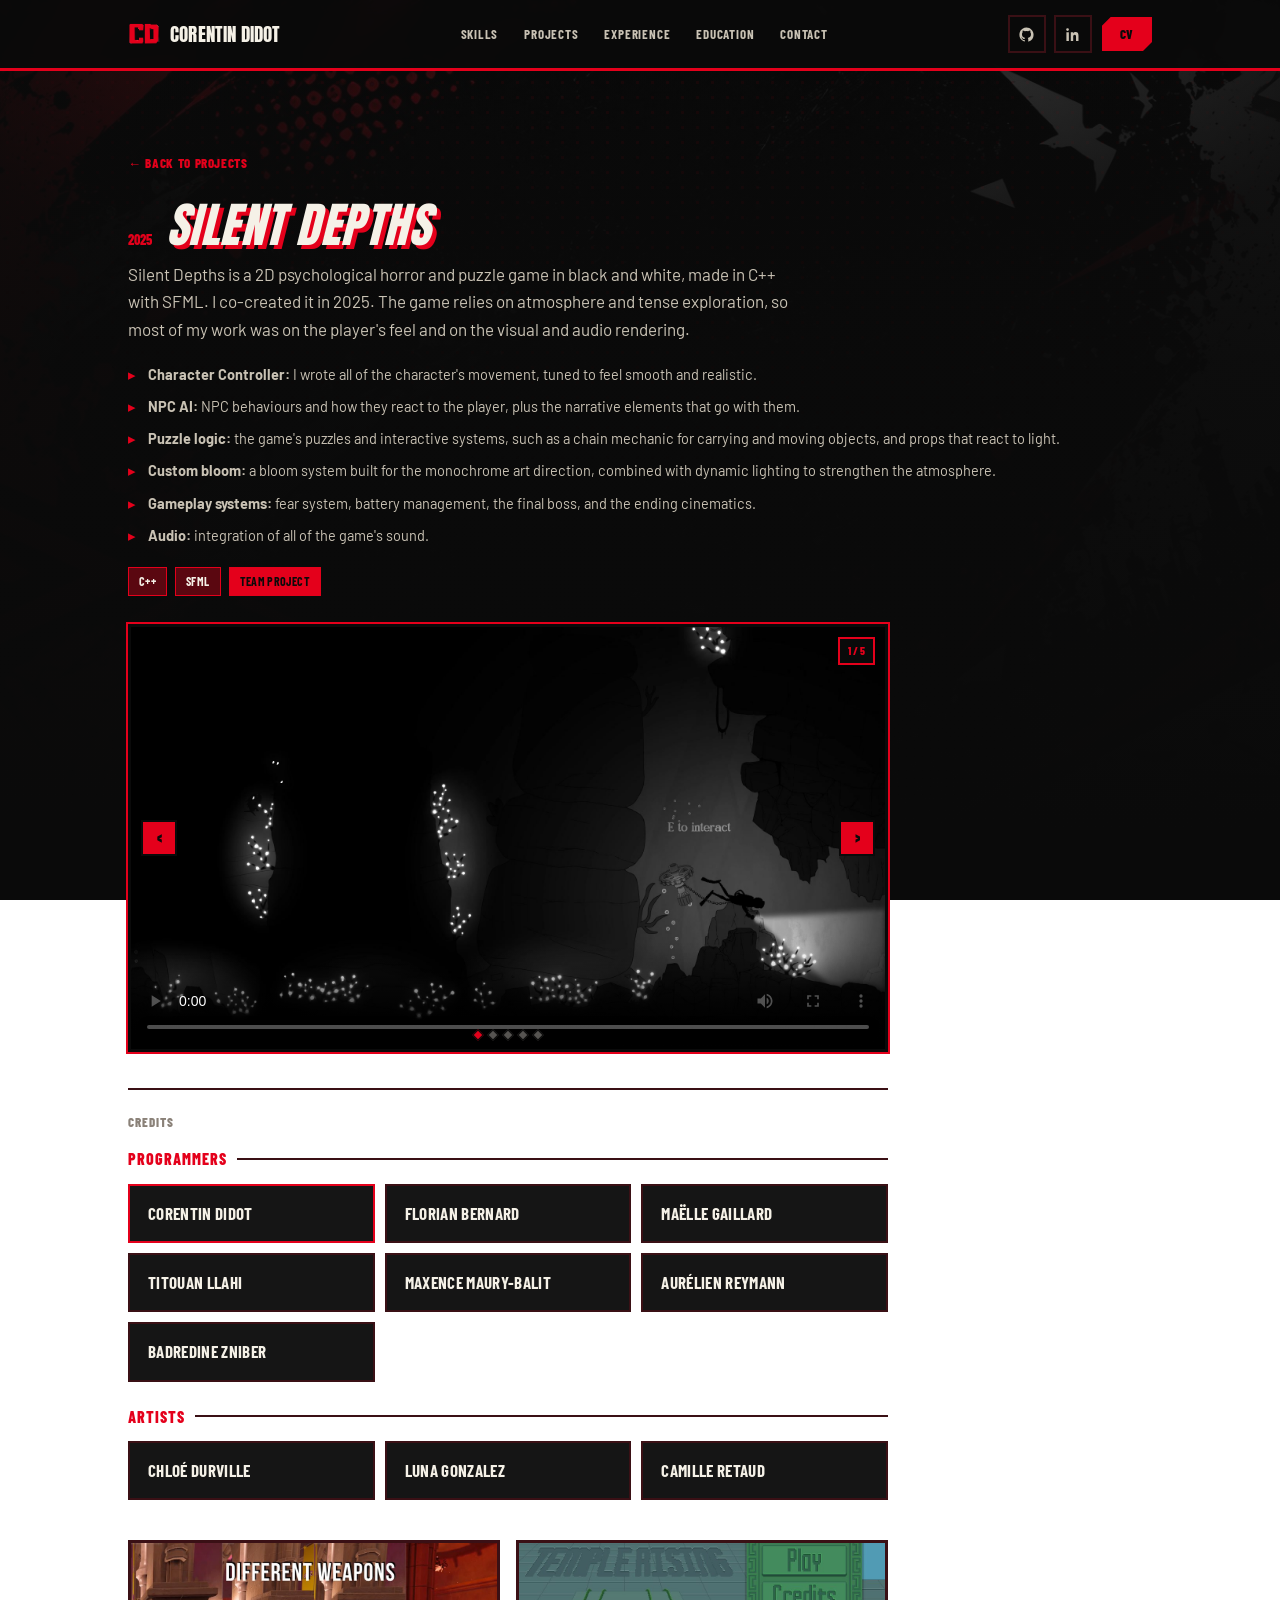
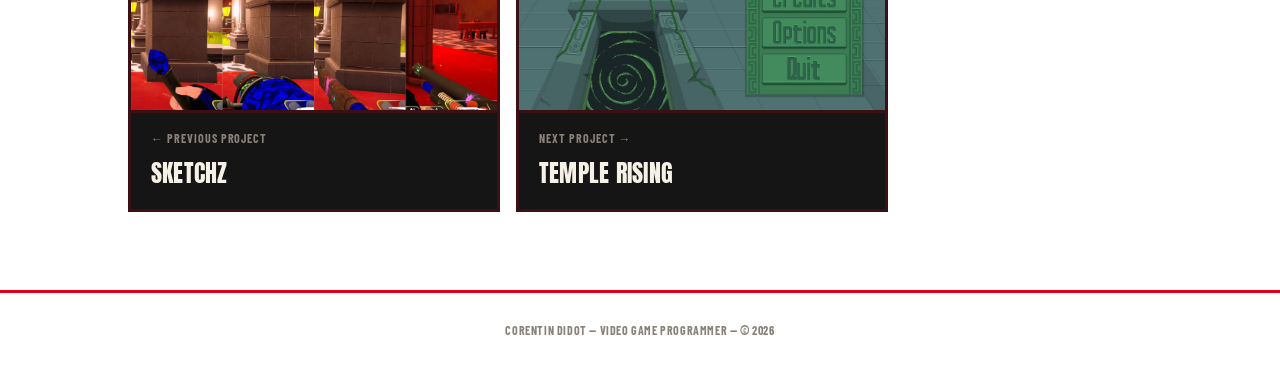
<file: project-silent-depths.html>
﻿<!DOCTYPE html>
<html lang="en">
<head>
<meta charset="UTF-8">
<meta name="viewport" content="width=device-width, initial-scale=1.0, viewport-fit=cover">
<title>Silent Depths — Corentin Didot</title>
<link rel="icon" href="assets/logo.png" type="image/png">
<link rel="preconnect" href="https://fonts.googleapis.com">
<link rel="preconnect" href="https://fonts.gstatic.com" crossorigin>
<link href="https://fonts.googleapis.com/css2?family=Anton&family=Barlow+Condensed:ital,wght@0,500;0,600;0,700;0,800;1,700;1,800&family=Barlow:wght@400;500;600;700;800&display=swap" rel="stylesheet">
<link rel="stylesheet" href="assets/styles.css">
<script src="assets/site.js" defer></script>
</head>
<body class="project-page">

<div class="page-transition" aria-hidden="true"></div>

<div class="bg-image" aria-hidden="true"></div>
<div class="grid-bg" aria-hidden="true"></div>

<header>
  <div class="wrap nav">
    <a href="index.html#home" class="logo"><img class="logo-mark" src="assets/logo.png" alt="CD logo">Corentin Didot</a>
    <ul class="navlinks">
      <li><a href="index.html#competences">Skills</a></li>
      <li><a href="index.html#projets">Projects</a></li>
      <li><a href="index.html#experience">Experience</a></li>
      <li><a href="index.html#formation">Education</a></li>
      <li><a href="index.html#contact">Contact</a></li>
    </ul>
    <div class="nav-right">
      <div class="header-social">
        <a href="https://github.com/Corentin-Didot" target="_blank" rel="noopener" aria-label="GitHub">
          <svg viewBox="0 0 24 24" fill="currentColor"><path d="M12 2C6.48 2 2 6.58 2 12.25c0 4.53 2.87 8.37 6.84 9.73.5.1.68-.22.68-.5 0-.24-.01-.87-.01-1.71-2.78.62-3.37-1.37-3.37-1.37-.46-1.2-1.11-1.52-1.11-1.52-.91-.64.07-.62.07-.62 1 .07 1.53 1.05 1.53 1.05.89 1.56 2.34 1.11 2.91.85.09-.66.35-1.11.63-1.37-2.22-.26-4.56-1.14-4.56-5.07 0-1.12.39-2.03 1.03-2.75-.1-.26-.45-1.3.1-2.71 0 0 .84-.28 2.75 1.05a9.3 9.3 0 0 1 5 0c1.91-1.33 2.75-1.05 2.75-1.05.55 1.41.2 2.45.1 2.71.64.72 1.03 1.63 1.03 2.75 0 3.94-2.34 4.81-4.57 5.06.36.32.68.95.68 1.92 0 1.39-.01 2.51-.01 2.85 0 .28.18.61.69.5A10.26 10.26 0 0 0 22 12.25C22 6.58 17.52 2 12 2Z"/></svg>
        </a>
        <a href="https://linkedin.com/in/corentin-didot" target="_blank" rel="noopener" aria-label="LinkedIn">
          <svg viewBox="0 0 24 24" fill="currentColor"><path d="M6.94 5a1.94 1.94 0 1 1-3.88 0 1.94 1.94 0 0 1 3.88 0ZM3.4 8.75h3.48V21H3.4V8.75Zm6.2 0h3.34v1.68h.05c.47-.87 1.6-1.79 3.29-1.79 3.52 0 4.17 2.28 4.17 5.25V21h-3.48v-5.53c0-1.32-.02-3.02-1.85-3.02-1.85 0-2.13 1.44-2.13 2.92V21H9.6V8.75Z"/></svg>
        </a>
      </div>
      <button type="button" class="nav-cta" id="cv-download-nav">CV</button>
    </div>
  </div>
</header>

<main>
  <section>
    <div class="wrap">
      <a href="index.html#projets" class="back-link">← Back to projects</a>

      <div class="project-page-head" data-reveal>
        <span class="project-year">2025</span>
        <h1 class="project-title">Silent Depths</h1>
      </div>
      <p class="project-desc">Silent Depths is a 2D psychological horror and puzzle game in black and white, made in C++ with SFML. I co-created it in 2025. The game relies on atmosphere and tense exploration, so most of my work was on the player's feel and on the visual and audio rendering.</p>
      <ul class="project-points">
        <li><strong>Character Controller:</strong> I wrote all of the character's movement, tuned to feel smooth and realistic.</li>
        <li><strong>NPC AI:</strong> NPC behaviours and how they react to the player, plus the narrative elements that go with them.</li>
        <li><strong>Puzzle logic:</strong> the game's puzzles and interactive systems, such as a chain mechanic for carrying and moving objects, and props that react to light.</li>
        <li><strong>Custom bloom:</strong> a bloom system built for the monochrome art direction, combined with dynamic lighting to strengthen the atmosphere.</li>
        <li><strong>Gameplay systems:</strong> fear system, battery management, the final boss, and the ending cinematics.</li>
        <li><strong>Audio:</strong> integration of all of the game's sound.</li>
      </ul>
      <div class="tagrow">
        <span class="tag">C++</span>
        <span class="tag">SFML</span>
        <span class="tag alt">Team project</span>
      </div>

      <div class="media-carousel" data-carousel data-reveal data-reveal-delay="100">
        <div class="carousel-track">
          <video src="assets/projects/silent-depths/1.mp4" poster="assets/projects/silent-depths/poster.jpg" class="active" controls playsinline preload="metadata"></video>
          <img src="assets/projects/silent-depths/2.png" alt="Silent Depths — diver lighting hanging roots">
          <img src="assets/projects/silent-depths/3.png" alt="Silent Depths — resting near a glowing outcrop">
          <img src="assets/projects/silent-depths/4.png" alt="Silent Depths — bioluminescent cave passage">
          <img src="assets/projects/silent-depths/5.png" alt="Silent Depths — hiding among the algae">
        </div>
        <button type="button" class="carousel-btn prev" aria-label="Previous">‹</button>
        <button type="button" class="carousel-btn next" aria-label="Next">›</button>
        <span class="carousel-count">1 / 5</span>
        <div class="carousel-dots">
          <button type="button" class="dot active" aria-label="Slide 1"></button>
          <button type="button" class="dot" aria-label="Slide 2"></button>
          <button type="button" class="dot" aria-label="Slide 3"></button>
          <button type="button" class="dot" aria-label="Slide 4"></button>
          <button type="button" class="dot" aria-label="Slide 5"></button>
        </div>
      </div>

      <div class="credits" data-reveal>
        <h2>Credits</h2>
        <div class="credit-group">
          <h3>Programmers</h3>
          <ul>
            <li class="is-me"><span class="credit-name">Corentin Didot</span></li>
            <li><span class="credit-name">Florian Bernard</span></li>
            <li><span class="credit-name">Maëlle Gaillard</span></li>
            <li><span class="credit-name">Titouan Llahi</span></li>
            <li><span class="credit-name">Maxence Maury-Balit</span></li>
            <li><span class="credit-name">Aurélien Reymann</span></li>
            <li><span class="credit-name">Badredine Zniber</span></li>
          </ul>
        </div>
        <div class="credit-group">
          <h3>Artists</h3>
          <ul>
            <li><span class="credit-name">Chloé Durville</span></li>
            <li><span class="credit-name">Luna Gonzalez</span></li>
            <li><span class="credit-name">Camille Retaud</span></li>
          </ul>
        </div>
      </div>

      <div class="project-nav-row">
        <a href="project-sketchz.html" class="project-nav-card is-prev" data-reveal>
          <img class="project-nav-thumb" src="assets/projects/sketchz/2.jpg" alt="SKETCHZ preview">
          <span class="project-nav-info">
            <span class="project-nav-label">← Previous project</span>
            <span class="project-nav-title">SKETCHZ</span>
          </span>
        </a>
        <a href="project-temple-rising.html" class="project-nav-card is-next" data-reveal data-reveal-delay="100">
          <img class="project-nav-thumb" src="assets/projects/temple-rising/2.jpg" alt="Temple Rising preview">
          <span class="project-nav-info">
            <span class="project-nav-label">Next project →</span>
            <span class="project-nav-title">Temple Rising</span>
          </span>
        </a>
      </div>
    </div>
  </section>
</main>

<footer>
  <div class="wrap">
    <p>Corentin Didot — Video Game Programmer — © 2026</p>
  </div>
</footer>

<script>
(function(){
  var downloadBtns = [document.getElementById('cv-download-nav')];
  function doDownload(){
    var a = document.createElement('a');
    a.href = 'assets/cv.pdf';
    a.download = 'CV_Corentin_Didot.pdf';
    document.body.appendChild(a);
    a.click();
    document.body.removeChild(a);
  }
  downloadBtns.forEach(function(btn){ if(btn) btn.addEventListener('click', doDownload); });

  document.querySelectorAll('[data-carousel]').forEach(function(carousel){
    var slides = Array.prototype.slice.call(carousel.querySelectorAll('.carousel-track > *'));
    var dots = Array.prototype.slice.call(carousel.querySelectorAll('.dot'));
    var counter = carousel.querySelector('.carousel-count');
    var prevBtn = carousel.querySelector('.carousel-btn.prev');
    var nextBtn = carousel.querySelector('.carousel-btn.next');
    var index = 0;

    function show(i){
      index = (i + slides.length) % slides.length;
      slides.forEach(function(s, si){ s.classList.toggle('active', si === index); });
      dots.forEach(function(d, di){ d.classList.toggle('active', di === index); });
      if(counter) counter.textContent = (index + 1) + ' / ' + slides.length;
    }

    if(prevBtn) prevBtn.addEventListener('click', function(){ show(index - 1); });
    if(nextBtn) nextBtn.addEventListener('click', function(){ show(index + 1); });
    dots.forEach(function(d, di){ d.addEventListener('click', function(){ show(di); }); });

    if(slides.length > 1){
      carousel.tabIndex = 0;
      carousel.addEventListener('keydown', function(e){
        if(e.key === 'ArrowLeft'){ show(index - 1); }
        if(e.key === 'ArrowRight'){ show(index + 1); }
      });
    }
  });
})();
</script>

</body>
</html>
</file>
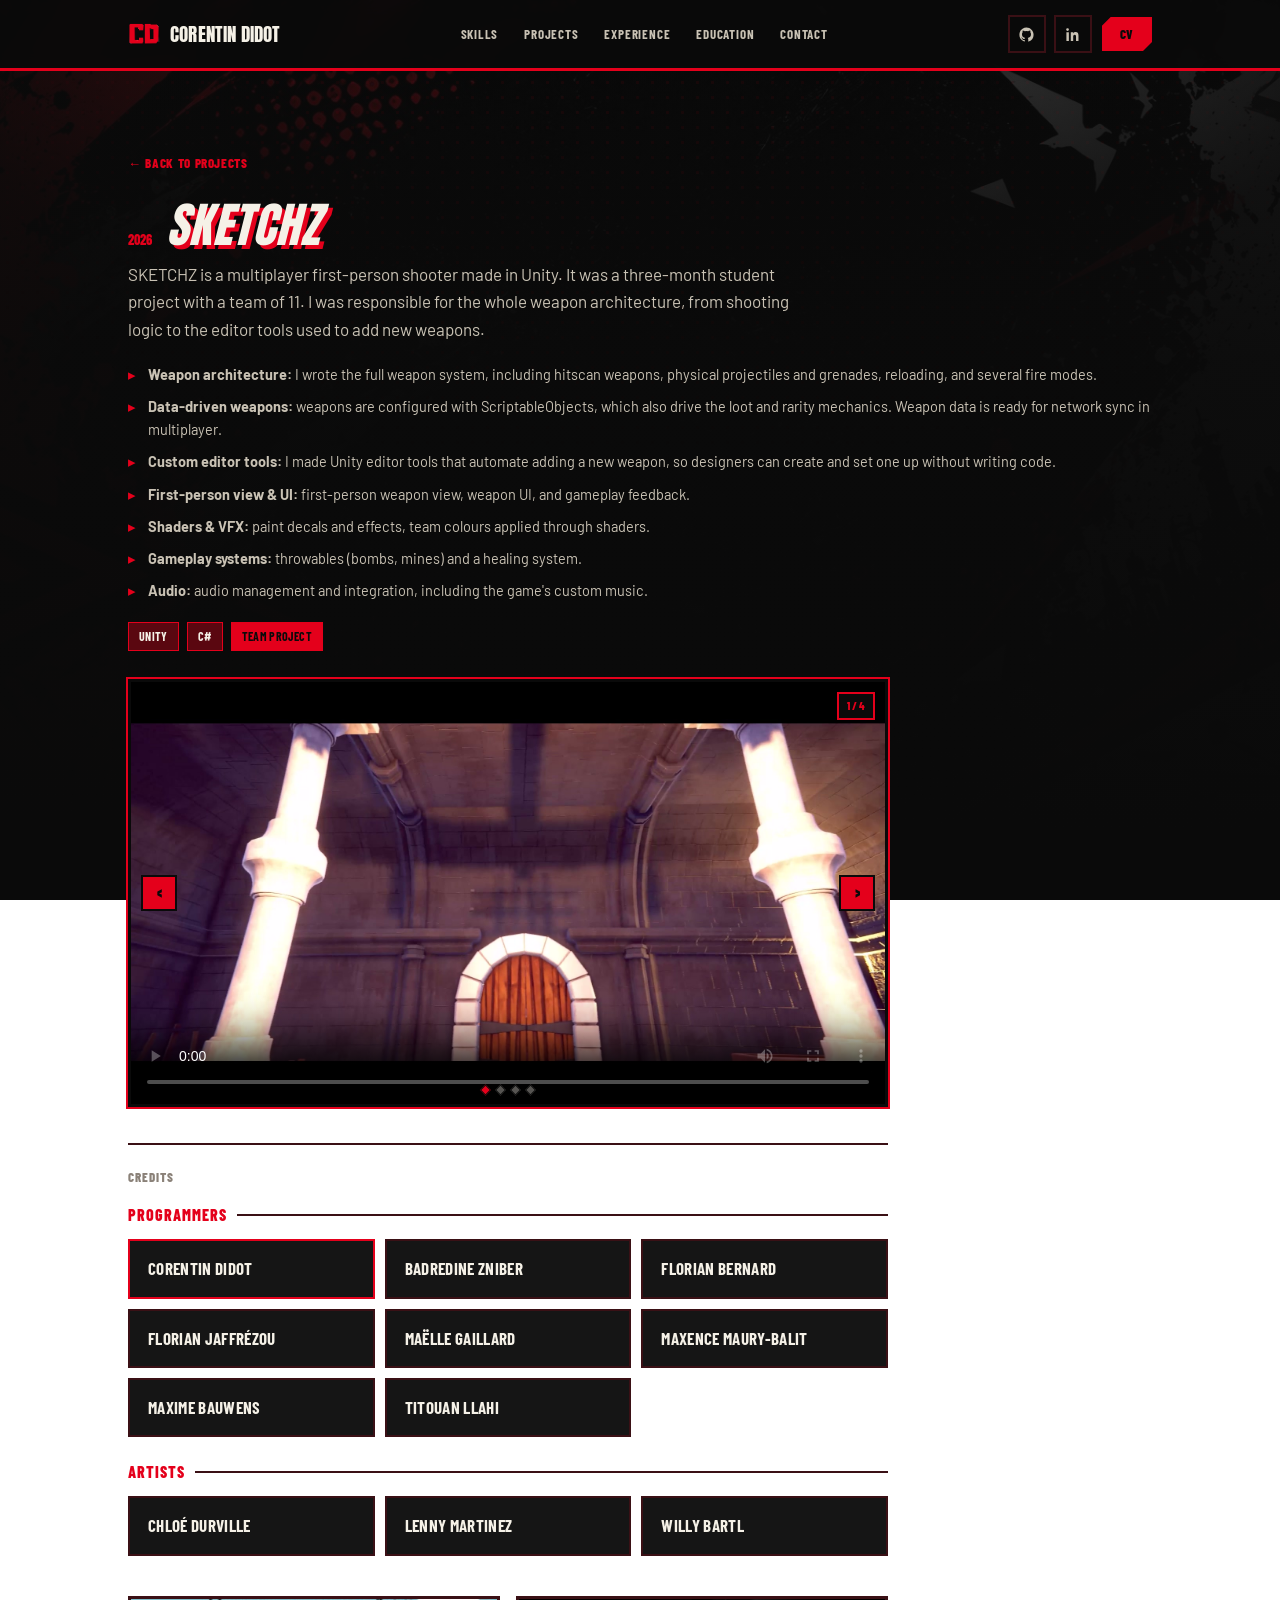
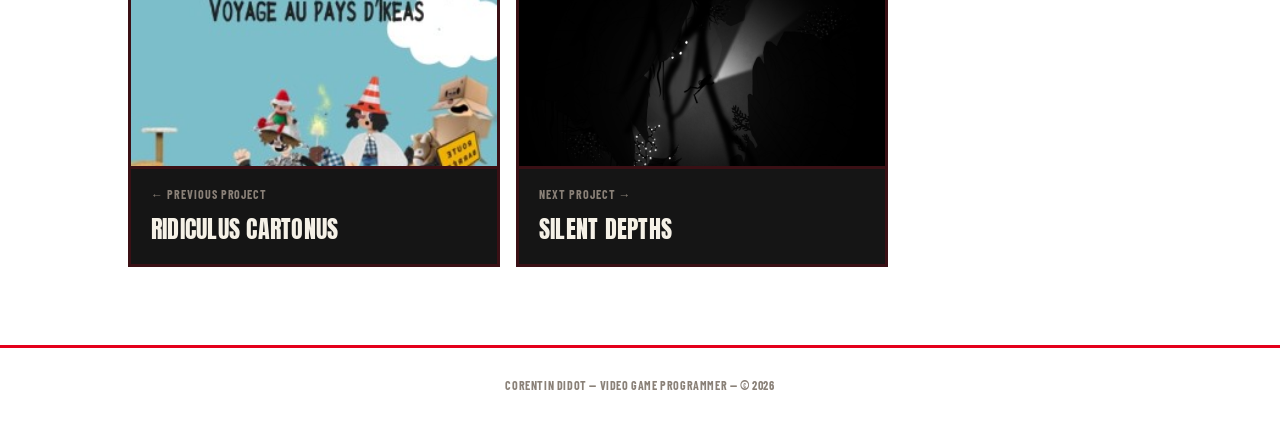
<file: project-sketchz.html>
﻿<!DOCTYPE html>
<html lang="en">
<head>
<meta charset="UTF-8">
<meta name="viewport" content="width=device-width, initial-scale=1.0, viewport-fit=cover">
<title>SKETCHZ — Corentin Didot</title>
<link rel="icon" href="assets/logo.png" type="image/png">
<link rel="preconnect" href="https://fonts.googleapis.com">
<link rel="preconnect" href="https://fonts.gstatic.com" crossorigin>
<link href="https://fonts.googleapis.com/css2?family=Anton&family=Barlow+Condensed:ital,wght@0,500;0,600;0,700;0,800;1,700;1,800&family=Barlow:wght@400;500;600;700;800&display=swap" rel="stylesheet">
<link rel="stylesheet" href="assets/styles.css">
<script src="assets/site.js" defer></script>
</head>
<body class="project-page">

<div class="page-transition" aria-hidden="true"></div>

<div class="bg-image" aria-hidden="true"></div>
<div class="grid-bg" aria-hidden="true"></div>

<header>
  <div class="wrap nav">
    <a href="index.html#home" class="logo"><img class="logo-mark" src="assets/logo.png" alt="CD logo">Corentin Didot</a>
    <ul class="navlinks">
      <li><a href="index.html#competences">Skills</a></li>
      <li><a href="index.html#projets">Projects</a></li>
      <li><a href="index.html#experience">Experience</a></li>
      <li><a href="index.html#formation">Education</a></li>
      <li><a href="index.html#contact">Contact</a></li>
    </ul>
    <div class="nav-right">
      <div class="header-social">
        <a href="https://github.com/Corentin-Didot" target="_blank" rel="noopener" aria-label="GitHub">
          <svg viewBox="0 0 24 24" fill="currentColor"><path d="M12 2C6.48 2 2 6.58 2 12.25c0 4.53 2.87 8.37 6.84 9.73.5.1.68-.22.68-.5 0-.24-.01-.87-.01-1.71-2.78.62-3.37-1.37-3.37-1.37-.46-1.2-1.11-1.52-1.11-1.52-.91-.64.07-.62.07-.62 1 .07 1.53 1.05 1.53 1.05.89 1.56 2.34 1.11 2.91.85.09-.66.35-1.11.63-1.37-2.22-.26-4.56-1.14-4.56-5.07 0-1.12.39-2.03 1.03-2.75-.1-.26-.45-1.3.1-2.71 0 0 .84-.28 2.75 1.05a9.3 9.3 0 0 1 5 0c1.91-1.33 2.75-1.05 2.75-1.05.55 1.41.2 2.45.1 2.71.64.72 1.03 1.63 1.03 2.75 0 3.94-2.34 4.81-4.57 5.06.36.32.68.95.68 1.92 0 1.39-.01 2.51-.01 2.85 0 .28.18.61.69.5A10.26 10.26 0 0 0 22 12.25C22 6.58 17.52 2 12 2Z"/></svg>
        </a>
        <a href="https://linkedin.com/in/corentin-didot" target="_blank" rel="noopener" aria-label="LinkedIn">
          <svg viewBox="0 0 24 24" fill="currentColor"><path d="M6.94 5a1.94 1.94 0 1 1-3.88 0 1.94 1.94 0 0 1 3.88 0ZM3.4 8.75h3.48V21H3.4V8.75Zm6.2 0h3.34v1.68h.05c.47-.87 1.6-1.79 3.29-1.79 3.52 0 4.17 2.28 4.17 5.25V21h-3.48v-5.53c0-1.32-.02-3.02-1.85-3.02-1.85 0-2.13 1.44-2.13 2.92V21H9.6V8.75Z"/></svg>
        </a>
      </div>
      <button type="button" class="nav-cta" id="cv-download-nav">CV</button>
    </div>
  </div>
</header>

<main>
  <section>
    <div class="wrap">
      <a href="index.html#projets" class="back-link">← Back to projects</a>

      <div class="project-page-head" data-reveal>
        <span class="project-year">2026</span>
        <h1 class="project-title">SKETCHZ</h1>
      </div>
      <p class="project-desc">SKETCHZ is a multiplayer first-person shooter made in Unity. It was a three-month student project with a team of 11. I was responsible for the whole weapon architecture, from shooting logic to the editor tools used to add new weapons.</p>
      <ul class="project-points">
        <li><strong>Weapon architecture:</strong> I wrote the full weapon system, including hitscan weapons, physical projectiles and grenades, reloading, and several fire modes.</li>
        <li><strong>Data-driven weapons:</strong> weapons are configured with ScriptableObjects, which also drive the loot and rarity mechanics. Weapon data is ready for network sync in multiplayer.</li>
        <li><strong>Custom editor tools:</strong> I made Unity editor tools that automate adding a new weapon, so designers can create and set one up without writing code.</li>
        <li><strong>First-person view &amp; UI:</strong> first-person weapon view, weapon UI, and gameplay feedback.</li>
        <li><strong>Shaders &amp; VFX:</strong> paint decals and effects, team colours applied through shaders.</li>
        <li><strong>Gameplay systems:</strong> throwables (bombs, mines) and a healing system.</li>
        <li><strong>Audio:</strong> audio management and integration, including the game's custom music.</li>
      </ul>
      <div class="tagrow">
        <span class="tag">Unity</span>
        <span class="tag">C#</span>
        <span class="tag alt">Team project</span>
      </div>

      <div class="media-carousel" data-carousel data-reveal data-reveal-delay="100">
        <div class="carousel-track">
          <video src="assets/projects/sketchz/1.mp4" poster="assets/projects/sketchz/poster.jpg" class="active" controls playsinline preload="metadata"></video>
          <img src="assets/projects/sketchz/2.jpg" alt="SKETCHZ — weapon variety">
          <img src="assets/projects/sketchz/3.jpg" alt="SKETCHZ — combat encounter">
          <img src="assets/projects/sketchz/4.jpg" alt="SKETCHZ — loot pickup UI">
        </div>
        <button type="button" class="carousel-btn prev" aria-label="Previous">‹</button>
        <button type="button" class="carousel-btn next" aria-label="Next">›</button>
        <span class="carousel-count">1 / 4</span>
        <div class="carousel-dots">
          <button type="button" class="dot active" aria-label="Slide 1"></button>
          <button type="button" class="dot" aria-label="Slide 2"></button>
          <button type="button" class="dot" aria-label="Slide 3"></button>
          <button type="button" class="dot" aria-label="Slide 4"></button>
        </div>
      </div>

      <div class="credits" data-reveal>
        <h2>Credits</h2>
        <div class="credit-group">
          <h3>Programmers</h3>
          <ul>
            <li class="is-me"><span class="credit-name">Corentin Didot</span></li>
            <li><span class="credit-name">Badredine Zniber</span></li>
            <li><span class="credit-name">Florian Bernard</span></li>
            <li><span class="credit-name">Florian Jaffrézou</span></li>
            <li><span class="credit-name">Maëlle Gaillard</span></li>
            <li><span class="credit-name">Maxence Maury-Balit</span></li>
            <li><span class="credit-name">Maxime Bauwens</span></li>
            <li><span class="credit-name">Titouan Llahi</span></li>
          </ul>
        </div>
        <div class="credit-group">
          <h3>Artists</h3>
          <ul>
            <li><span class="credit-name">Chloé Durville</span></li>
            <li><span class="credit-name">Lenny Martinez</span></li>
            <li><span class="credit-name">Willy Bartl</span></li>
          </ul>
        </div>
      </div>

      <div class="project-nav-row">
        <a href="project-ridiculus-cartonus.html" class="project-nav-card is-prev" data-reveal>
          <img class="project-nav-thumb" src="assets/projects/ridiculus-cartonus/2.jpg" alt="Ridiculus Cartonus preview">
          <span class="project-nav-info">
            <span class="project-nav-label">← Previous project</span>
            <span class="project-nav-title">Ridiculus Cartonus</span>
          </span>
        </a>
        <a href="project-silent-depths.html" class="project-nav-card is-next" data-reveal data-reveal-delay="100">
          <img class="project-nav-thumb" src="assets/projects/silent-depths/2.png" alt="Silent Depths preview">
          <span class="project-nav-info">
            <span class="project-nav-label">Next project →</span>
            <span class="project-nav-title">Silent Depths</span>
          </span>
        </a>
      </div>
    </div>
  </section>
</main>

<footer>
  <div class="wrap">
    <p>Corentin Didot — Video Game Programmer — © 2026</p>
  </div>
</footer>

<script>
(function(){
  var downloadBtns = [document.getElementById('cv-download-nav')];
  function doDownload(){
    var a = document.createElement('a');
    a.href = 'assets/cv.pdf';
    a.download = 'CV_Corentin_Didot.pdf';
    document.body.appendChild(a);
    a.click();
    document.body.removeChild(a);
  }
  downloadBtns.forEach(function(btn){ if(btn) btn.addEventListener('click', doDownload); });

  document.querySelectorAll('[data-carousel]').forEach(function(carousel){
    var slides = Array.prototype.slice.call(carousel.querySelectorAll('.carousel-track > *'));
    var dots = Array.prototype.slice.call(carousel.querySelectorAll('.dot'));
    var counter = carousel.querySelector('.carousel-count');
    var prevBtn = carousel.querySelector('.carousel-btn.prev');
    var nextBtn = carousel.querySelector('.carousel-btn.next');
    var index = 0;

    function show(i){
      index = (i + slides.length) % slides.length;
      slides.forEach(function(s, si){ s.classList.toggle('active', si === index); });
      dots.forEach(function(d, di){ d.classList.toggle('active', di === index); });
      if(counter) counter.textContent = (index + 1) + ' / ' + slides.length;
    }

    if(prevBtn) prevBtn.addEventListener('click', function(){ show(index - 1); });
    if(nextBtn) nextBtn.addEventListener('click', function(){ show(index + 1); });
    dots.forEach(function(d, di){ d.addEventListener('click', function(){ show(di); }); });

    if(slides.length > 1){
      carousel.tabIndex = 0;
      carousel.addEventListener('keydown', function(e){
        if(e.key === 'ArrowLeft'){ show(index - 1); }
        if(e.key === 'ArrowRight'){ show(index + 1); }
      });
    }
  });
})();
</script>

</body>
</html>
</file>
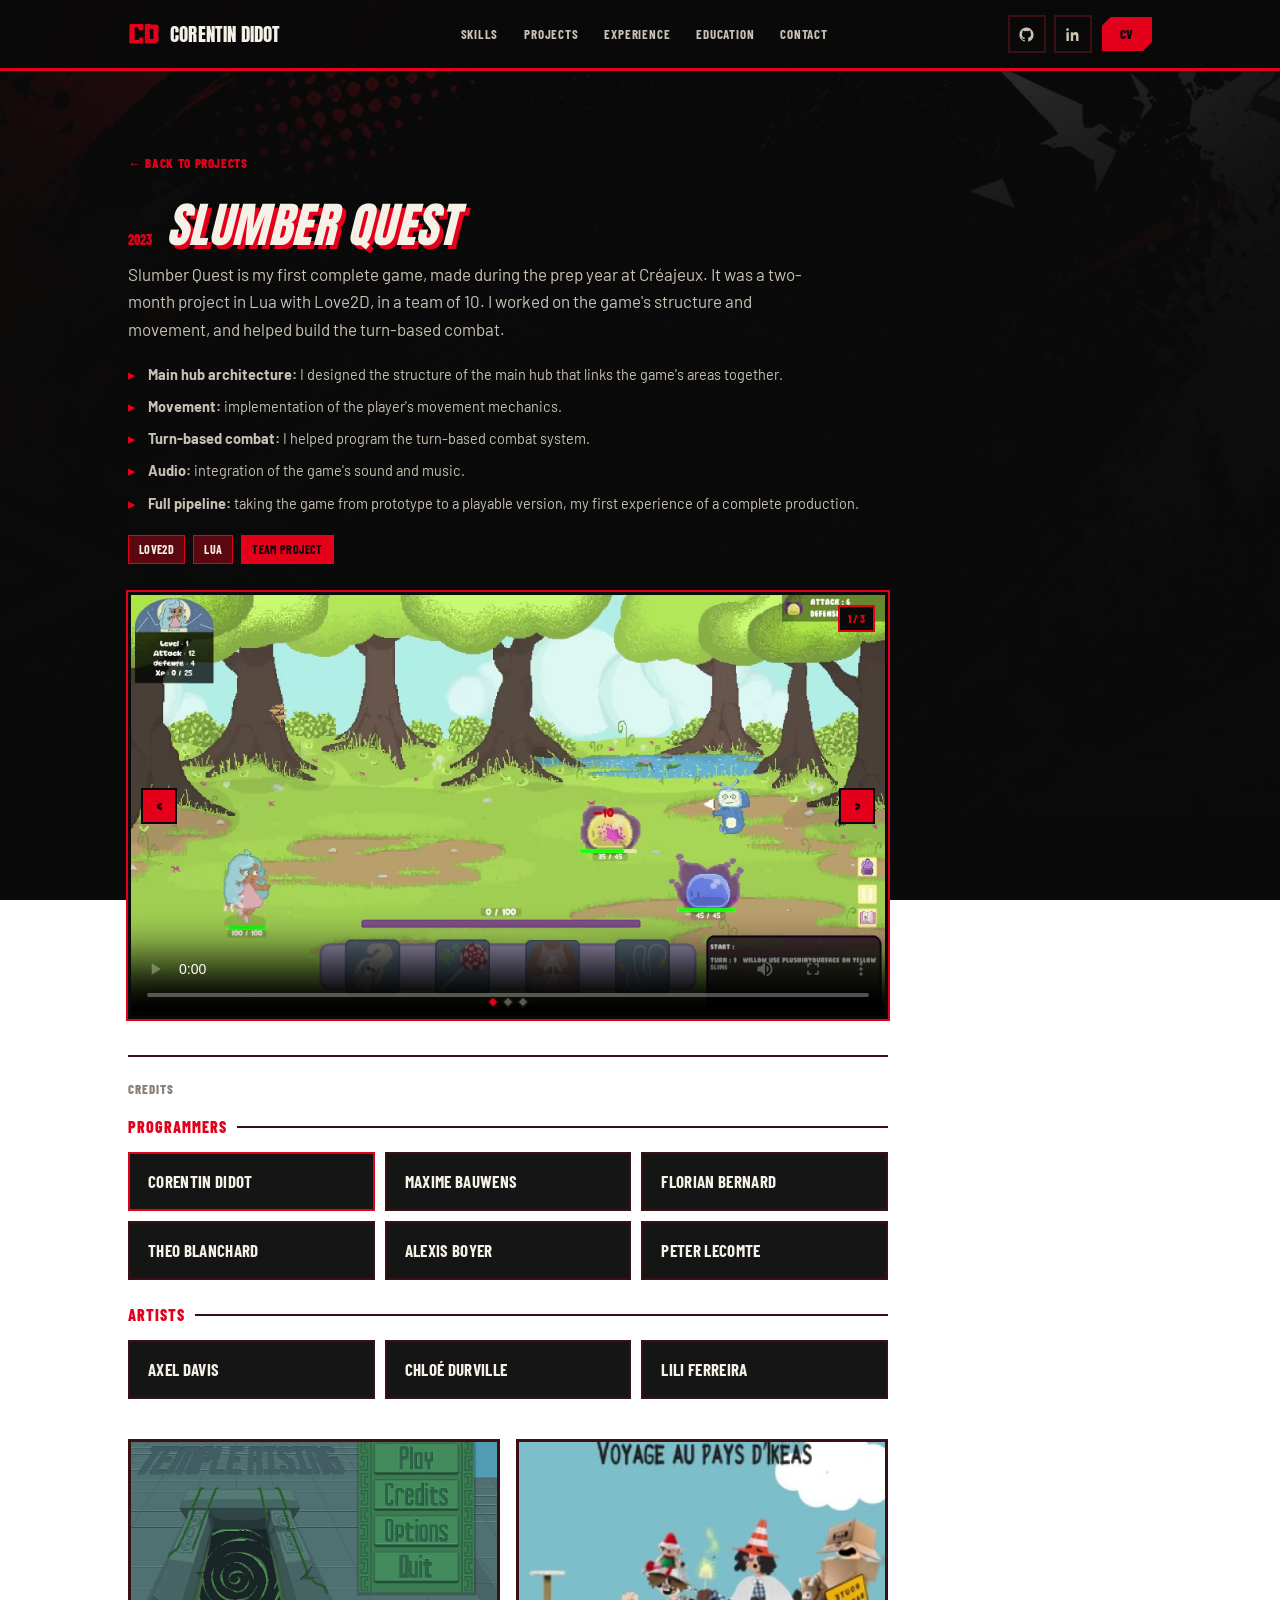
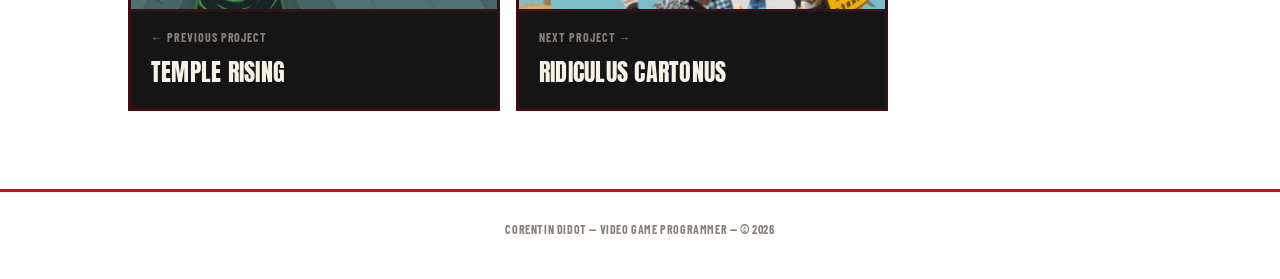
<file: project-slumber-quest.html>
﻿<!DOCTYPE html>
<html lang="en">
<head>
<meta charset="UTF-8">
<meta name="viewport" content="width=device-width, initial-scale=1.0, viewport-fit=cover">
<title>Slumber Quest — Corentin Didot</title>
<link rel="icon" href="assets/logo.png" type="image/png">
<link rel="preconnect" href="https://fonts.googleapis.com">
<link rel="preconnect" href="https://fonts.gstatic.com" crossorigin>
<link href="https://fonts.googleapis.com/css2?family=Anton&family=Barlow+Condensed:ital,wght@0,500;0,600;0,700;0,800;1,700;1,800&family=Barlow:wght@400;500;600;700;800&display=swap" rel="stylesheet">
<link rel="stylesheet" href="assets/styles.css">
<script src="assets/site.js" defer></script>
</head>
<body class="project-page">

<div class="page-transition" aria-hidden="true"></div>

<div class="bg-image" aria-hidden="true"></div>
<div class="grid-bg" aria-hidden="true"></div>

<header>
  <div class="wrap nav">
    <a href="index.html#home" class="logo"><img class="logo-mark" src="assets/logo.png" alt="CD logo">Corentin Didot</a>
    <ul class="navlinks">
      <li><a href="index.html#competences">Skills</a></li>
      <li><a href="index.html#projets">Projects</a></li>
      <li><a href="index.html#experience">Experience</a></li>
      <li><a href="index.html#formation">Education</a></li>
      <li><a href="index.html#contact">Contact</a></li>
    </ul>
    <div class="nav-right">
      <div class="header-social">
        <a href="https://github.com/Corentin-Didot" target="_blank" rel="noopener" aria-label="GitHub">
          <svg viewBox="0 0 24 24" fill="currentColor"><path d="M12 2C6.48 2 2 6.58 2 12.25c0 4.53 2.87 8.37 6.84 9.73.5.1.68-.22.68-.5 0-.24-.01-.87-.01-1.71-2.78.62-3.37-1.37-3.37-1.37-.46-1.2-1.11-1.52-1.11-1.52-.91-.64.07-.62.07-.62 1 .07 1.53 1.05 1.53 1.05.89 1.56 2.34 1.11 2.91.85.09-.66.35-1.11.63-1.37-2.22-.26-4.56-1.14-4.56-5.07 0-1.12.39-2.03 1.03-2.75-.1-.26-.45-1.3.1-2.71 0 0 .84-.28 2.75 1.05a9.3 9.3 0 0 1 5 0c1.91-1.33 2.75-1.05 2.75-1.05.55 1.41.2 2.45.1 2.71.64.72 1.03 1.63 1.03 2.75 0 3.94-2.34 4.81-4.57 5.06.36.32.68.95.68 1.92 0 1.39-.01 2.51-.01 2.85 0 .28.18.61.69.5A10.26 10.26 0 0 0 22 12.25C22 6.58 17.52 2 12 2Z"/></svg>
        </a>
        <a href="https://linkedin.com/in/corentin-didot" target="_blank" rel="noopener" aria-label="LinkedIn">
          <svg viewBox="0 0 24 24" fill="currentColor"><path d="M6.94 5a1.94 1.94 0 1 1-3.88 0 1.94 1.94 0 0 1 3.88 0ZM3.4 8.75h3.48V21H3.4V8.75Zm6.2 0h3.34v1.68h.05c.47-.87 1.6-1.79 3.29-1.79 3.52 0 4.17 2.28 4.17 5.25V21h-3.48v-5.53c0-1.32-.02-3.02-1.85-3.02-1.85 0-2.13 1.44-2.13 2.92V21H9.6V8.75Z"/></svg>
        </a>
      </div>
      <button type="button" class="nav-cta" id="cv-download-nav">CV</button>
    </div>
  </div>
</header>

<main>
  <section>
    <div class="wrap">
      <a href="index.html#projets" class="back-link">← Back to projects</a>

      <div class="project-page-head" data-reveal>
        <span class="project-year">2023</span>
        <h1 class="project-title">Slumber Quest</h1>
      </div>
      <p class="project-desc">Slumber Quest is my first complete game, made during the prep year at Créajeux. It was a two-month project in Lua with Love2D, in a team of 10. I worked on the game's structure and movement, and helped build the turn-based combat.</p>
      <ul class="project-points">
        <li><strong>Main hub architecture:</strong> I designed the structure of the main hub that links the game's areas together.</li>
        <li><strong>Movement:</strong> implementation of the player's movement mechanics.</li>
        <li><strong>Turn-based combat:</strong> I helped program the turn-based combat system.</li>
        <li><strong>Audio:</strong> integration of the game's sound and music.</li>
        <li><strong>Full pipeline:</strong> taking the game from prototype to a playable version, my first experience of a complete production.</li>
      </ul>
      <div class="tagrow">
        <span class="tag">Love2D</span>
        <span class="tag">Lua</span>
        <span class="tag alt">Team project</span>
      </div>

      <div class="media-carousel" data-carousel data-reveal data-reveal-delay="100">
        <div class="carousel-track">
          <video src="assets/projects/slumber-quest/1.mp4" poster="assets/projects/slumber-quest/poster.jpg" class="active" controls playsinline preload="metadata"></video>
          <img src="assets/projects/slumber-quest/2.png" alt="Slumber Quest — forest battle">
          <img src="assets/projects/slumber-quest/3.png" alt="Slumber Quest — shop and igloo">
        </div>
        <button type="button" class="carousel-btn prev" aria-label="Previous">‹</button>
        <button type="button" class="carousel-btn next" aria-label="Next">›</button>
        <span class="carousel-count">1 / 3</span>
        <div class="carousel-dots">
          <button type="button" class="dot active" aria-label="Slide 1"></button>
          <button type="button" class="dot" aria-label="Slide 2"></button>
          <button type="button" class="dot" aria-label="Slide 3"></button>
        </div>
      </div>

      <div class="credits" data-reveal>
        <h2>Credits</h2>
        <div class="credit-group">
          <h3>Programmers</h3>
          <ul>
            <li class="is-me"><span class="credit-name">Corentin Didot</span></li>
            <li><span class="credit-name">Maxime Bauwens</span></li>
            <li><span class="credit-name">Florian Bernard</span></li>
            <li><span class="credit-name">Theo Blanchard</span></li>
            <li><span class="credit-name">Alexis Boyer</span></li>
            <li><span class="credit-name">Peter Lecomte</span></li>
          </ul>
        </div>
        <div class="credit-group">
          <h3>Artists</h3>
          <ul>
            <li><span class="credit-name">Axel Davis</span></li>
            <li><span class="credit-name">Chloé Durville</span></li>
            <li><span class="credit-name">Lili Ferreira</span></li>
          </ul>
        </div>
      </div>

      <div class="project-nav-row">
        <a href="project-temple-rising.html" class="project-nav-card is-prev" data-reveal>
          <img class="project-nav-thumb" src="assets/projects/temple-rising/2.jpg" alt="Temple Rising preview">
          <span class="project-nav-info">
            <span class="project-nav-label">← Previous project</span>
            <span class="project-nav-title">Temple Rising</span>
          </span>
        </a>
        <a href="project-ridiculus-cartonus.html" class="project-nav-card is-next" data-reveal data-reveal-delay="100">
          <img class="project-nav-thumb" src="assets/projects/ridiculus-cartonus/2.jpg" alt="Ridiculus Cartonus preview">
          <span class="project-nav-info">
            <span class="project-nav-label">Next project →</span>
            <span class="project-nav-title">Ridiculus Cartonus</span>
          </span>
        </a>
      </div>
    </div>
  </section>
</main>

<footer>
  <div class="wrap">
    <p>Corentin Didot — Video Game Programmer — © 2026</p>
  </div>
</footer>

<script>
(function(){
  var downloadBtns = [document.getElementById('cv-download-nav')];
  function doDownload(){
    var a = document.createElement('a');
    a.href = 'assets/cv.pdf';
    a.download = 'CV_Corentin_Didot.pdf';
    document.body.appendChild(a);
    a.click();
    document.body.removeChild(a);
  }
  downloadBtns.forEach(function(btn){ if(btn) btn.addEventListener('click', doDownload); });

  document.querySelectorAll('[data-carousel]').forEach(function(carousel){
    var slides = Array.prototype.slice.call(carousel.querySelectorAll('.carousel-track > *'));
    var dots = Array.prototype.slice.call(carousel.querySelectorAll('.dot'));
    var counter = carousel.querySelector('.carousel-count');
    var prevBtn = carousel.querySelector('.carousel-btn.prev');
    var nextBtn = carousel.querySelector('.carousel-btn.next');
    var index = 0;

    function show(i){
      index = (i + slides.length) % slides.length;
      slides.forEach(function(s, si){ s.classList.toggle('active', si === index); });
      dots.forEach(function(d, di){ d.classList.toggle('active', di === index); });
      if(counter) counter.textContent = (index + 1) + ' / ' + slides.length;
    }

    if(prevBtn) prevBtn.addEventListener('click', function(){ show(index - 1); });
    if(nextBtn) nextBtn.addEventListener('click', function(){ show(index + 1); });
    dots.forEach(function(d, di){ d.addEventListener('click', function(){ show(di); }); });

    if(slides.length > 1){
      carousel.tabIndex = 0;
      carousel.addEventListener('keydown', function(e){
        if(e.key === 'ArrowLeft'){ show(index - 1); }
        if(e.key === 'ArrowRight'){ show(index + 1); }
      });
    }
  });
})();
</script>

</body>
</html>
</file>
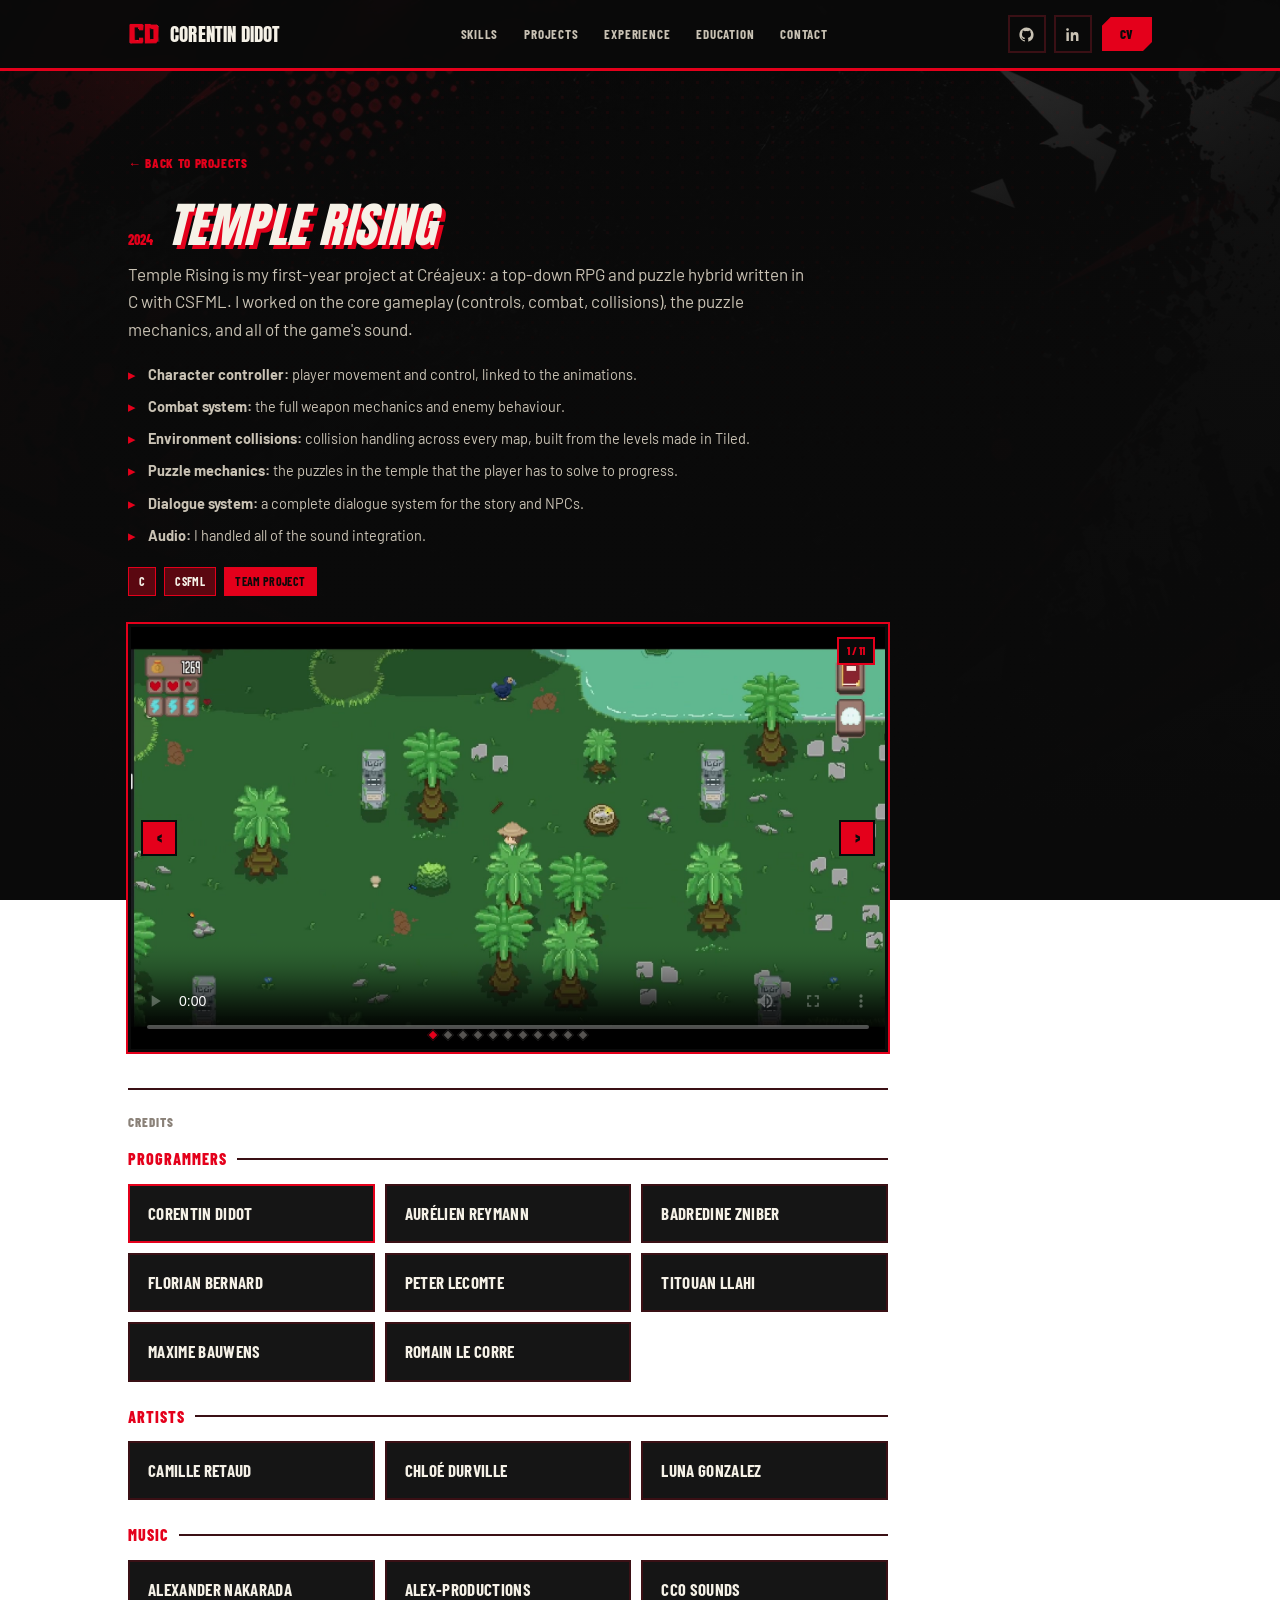
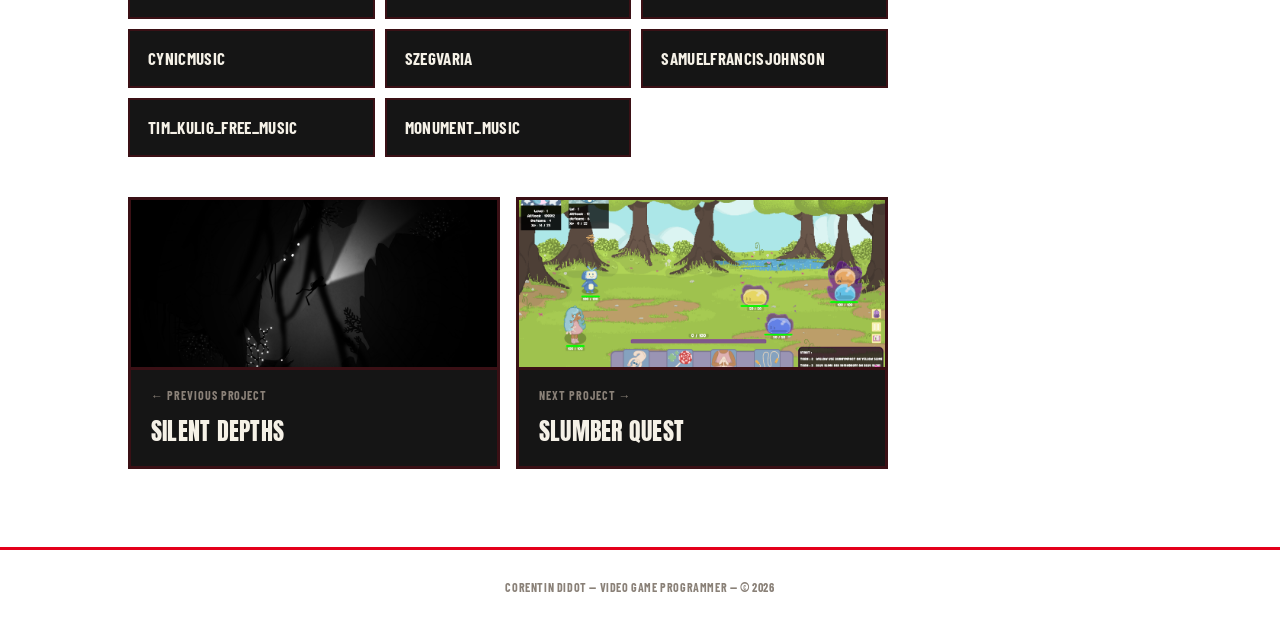
<file: project-temple-rising.html>
﻿<!DOCTYPE html>
<html lang="en">
<head>
<meta charset="UTF-8">
<meta name="viewport" content="width=device-width, initial-scale=1.0, viewport-fit=cover">
<title>Temple Rising — Corentin Didot</title>
<link rel="icon" href="assets/logo.png" type="image/png">
<link rel="preconnect" href="https://fonts.googleapis.com">
<link rel="preconnect" href="https://fonts.gstatic.com" crossorigin>
<link href="https://fonts.googleapis.com/css2?family=Anton&family=Barlow+Condensed:ital,wght@0,500;0,600;0,700;0,800;1,700;1,800&family=Barlow:wght@400;500;600;700;800&display=swap" rel="stylesheet">
<link rel="stylesheet" href="assets/styles.css">
<script src="assets/site.js" defer></script>
</head>
<body class="project-page">

<div class="page-transition" aria-hidden="true"></div>

<div class="bg-image" aria-hidden="true"></div>
<div class="grid-bg" aria-hidden="true"></div>

<header>
  <div class="wrap nav">
    <a href="index.html#home" class="logo"><img class="logo-mark" src="assets/logo.png" alt="CD logo">Corentin Didot</a>
    <ul class="navlinks">
      <li><a href="index.html#competences">Skills</a></li>
      <li><a href="index.html#projets">Projects</a></li>
      <li><a href="index.html#experience">Experience</a></li>
      <li><a href="index.html#formation">Education</a></li>
      <li><a href="index.html#contact">Contact</a></li>
    </ul>
    <div class="nav-right">
      <div class="header-social">
        <a href="https://github.com/Corentin-Didot" target="_blank" rel="noopener" aria-label="GitHub">
          <svg viewBox="0 0 24 24" fill="currentColor"><path d="M12 2C6.48 2 2 6.58 2 12.25c0 4.53 2.87 8.37 6.84 9.73.5.1.68-.22.68-.5 0-.24-.01-.87-.01-1.71-2.78.62-3.37-1.37-3.37-1.37-.46-1.2-1.11-1.52-1.11-1.52-.91-.64.07-.62.07-.62 1 .07 1.53 1.05 1.53 1.05.89 1.56 2.34 1.11 2.91.85.09-.66.35-1.11.63-1.37-2.22-.26-4.56-1.14-4.56-5.07 0-1.12.39-2.03 1.03-2.75-.1-.26-.45-1.3.1-2.71 0 0 .84-.28 2.75 1.05a9.3 9.3 0 0 1 5 0c1.91-1.33 2.75-1.05 2.75-1.05.55 1.41.2 2.45.1 2.71.64.72 1.03 1.63 1.03 2.75 0 3.94-2.34 4.81-4.57 5.06.36.32.68.95.68 1.92 0 1.39-.01 2.51-.01 2.85 0 .28.18.61.69.5A10.26 10.26 0 0 0 22 12.25C22 6.58 17.52 2 12 2Z"/></svg>
        </a>
        <a href="https://linkedin.com/in/corentin-didot" target="_blank" rel="noopener" aria-label="LinkedIn">
          <svg viewBox="0 0 24 24" fill="currentColor"><path d="M6.94 5a1.94 1.94 0 1 1-3.88 0 1.94 1.94 0 0 1 3.88 0ZM3.4 8.75h3.48V21H3.4V8.75Zm6.2 0h3.34v1.68h.05c.47-.87 1.6-1.79 3.29-1.79 3.52 0 4.17 2.28 4.17 5.25V21h-3.48v-5.53c0-1.32-.02-3.02-1.85-3.02-1.85 0-2.13 1.44-2.13 2.92V21H9.6V8.75Z"/></svg>
        </a>
      </div>
      <button type="button" class="nav-cta" id="cv-download-nav">CV</button>
    </div>
  </div>
</header>

<main>
  <section>
    <div class="wrap">
      <a href="index.html#projets" class="back-link">← Back to projects</a>

      <div class="project-page-head" data-reveal>
        <span class="project-year">2024</span>
        <h1 class="project-title">Temple Rising</h1>
      </div>
      <p class="project-desc">Temple Rising is my first-year project at Créajeux: a top-down RPG and puzzle hybrid written in C with CSFML. I worked on the core gameplay (controls, combat, collisions), the puzzle mechanics, and all of the game's sound.</p>
      <ul class="project-points">
        <li><strong>Character controller:</strong> player movement and control, linked to the animations.</li>
        <li><strong>Combat system:</strong> the full weapon mechanics and enemy behaviour.</li>
        <li><strong>Environment collisions:</strong> collision handling across every map, built from the levels made in Tiled.</li>
        <li><strong>Puzzle mechanics:</strong> the puzzles in the temple that the player has to solve to progress.</li>
        <li><strong>Dialogue system:</strong> a complete dialogue system for the story and NPCs.</li>
        <li><strong>Audio:</strong> I handled all of the sound integration.</li>
      </ul>
      <div class="tagrow">
        <span class="tag">C</span>
        <span class="tag">CSFML</span>
        <span class="tag alt">Team project</span>
      </div>

      <div class="media-carousel" data-carousel data-reveal data-reveal-delay="100">
        <div class="carousel-track">
          <video src="assets/projects/temple-rising/1.mp4" poster="assets/projects/temple-rising/poster.jpg" class="active" controls playsinline preload="metadata"></video>
          <img src="assets/projects/temple-rising/2.jpg" alt="Temple Rising — title screen">
          <img src="assets/projects/temple-rising/3.jpg" alt="Temple Rising — intro journal">
          <img src="assets/projects/temple-rising/4.jpg" alt="Temple Rising — temple entrance">
          <img src="assets/projects/temple-rising/5.jpg" alt="Temple Rising — jungle exploration">
          <img src="assets/projects/temple-rising/6.jpg" alt="Temple Rising — jungle clearing">
          <img src="assets/projects/temple-rising/7.jpg" alt="Temple Rising — dungeon corridor">
          <img src="assets/projects/temple-rising/8.jpg" alt="Temple Rising — dungeon portal door">
          <img src="assets/projects/temple-rising/9.jpg" alt="Temple Rising — dungeon enemies">
          <img src="assets/projects/temple-rising/10.jpg" alt="Temple Rising — locked gate room">
          <img src="assets/projects/temple-rising/11.jpg" alt="Temple Rising — boss encounter">
        </div>
        <button type="button" class="carousel-btn prev" aria-label="Previous">‹</button>
        <button type="button" class="carousel-btn next" aria-label="Next">›</button>
        <span class="carousel-count">1 / 11</span>
        <div class="carousel-dots">
          <button type="button" class="dot active" aria-label="Slide 1"></button>
          <button type="button" class="dot" aria-label="Slide 2"></button>
          <button type="button" class="dot" aria-label="Slide 3"></button>
          <button type="button" class="dot" aria-label="Slide 4"></button>
          <button type="button" class="dot" aria-label="Slide 5"></button>
          <button type="button" class="dot" aria-label="Slide 6"></button>
          <button type="button" class="dot" aria-label="Slide 7"></button>
          <button type="button" class="dot" aria-label="Slide 8"></button>
          <button type="button" class="dot" aria-label="Slide 9"></button>
          <button type="button" class="dot" aria-label="Slide 10"></button>
          <button type="button" class="dot" aria-label="Slide 11"></button>
        </div>
      </div>

      <div class="credits" data-reveal>
        <h2>Credits</h2>
        <div class="credit-group">
          <h3>Programmers</h3>
          <ul>
            <li class="is-me"><span class="credit-name">Corentin Didot</span></li>
            <li><span class="credit-name">Aurélien Reymann</span></li>
            <li><span class="credit-name">Badredine Zniber</span></li>
            <li><span class="credit-name">Florian Bernard</span></li>
            <li><span class="credit-name">Peter Lecomte</span></li>
            <li><span class="credit-name">Titouan Llahi</span></li>
            <li><span class="credit-name">Maxime Bauwens</span></li>
            <li><span class="credit-name">Romain Le Corre</span></li>
          </ul>
        </div>
        <div class="credit-group">
          <h3>Artists</h3>
          <ul>
            <li><span class="credit-name">Camille Retaud</span></li>
            <li><span class="credit-name">Chloé Durville</span></li>
            <li><span class="credit-name">Luna Gonzalez</span></li>
          </ul>
        </div>
        <div class="credit-group">
          <h3>Music</h3>
          <ul>
            <li><span class="credit-name">Alexander Nakarada</span></li>
            <li><span class="credit-name">Alex-Productions</span></li>
            <li><span class="credit-name">CC0 Sounds</span></li>
            <li><span class="credit-name">cynicmusic</span></li>
            <li><span class="credit-name">szegvaria</span></li>
            <li><span class="credit-name">SamuelFrancisJohnson</span></li>
            <li><span class="credit-name">Tim_Kulig_Free_Music</span></li>
            <li><span class="credit-name">Monument_Music</span></li>
          </ul>
        </div>
      </div>

      <div class="project-nav-row">
        <a href="project-silent-depths.html" class="project-nav-card is-prev" data-reveal>
          <img class="project-nav-thumb" src="assets/projects/silent-depths/2.png" alt="Silent Depths preview">
          <span class="project-nav-info">
            <span class="project-nav-label">← Previous project</span>
            <span class="project-nav-title">Silent Depths</span>
          </span>
        </a>
        <a href="project-slumber-quest.html" class="project-nav-card is-next" data-reveal data-reveal-delay="100">
          <img class="project-nav-thumb" src="assets/projects/slumber-quest/2.png" alt="Slumber Quest preview">
          <span class="project-nav-info">
            <span class="project-nav-label">Next project →</span>
            <span class="project-nav-title">Slumber Quest</span>
          </span>
        </a>
      </div>
    </div>
  </section>
</main>

<footer>
  <div class="wrap">
    <p>Corentin Didot — Video Game Programmer — © 2026</p>
  </div>
</footer>

<script>
(function(){
  var downloadBtns = [document.getElementById('cv-download-nav')];
  function doDownload(){
    var a = document.createElement('a');
    a.href = 'assets/cv.pdf';
    a.download = 'CV_Corentin_Didot.pdf';
    document.body.appendChild(a);
    a.click();
    document.body.removeChild(a);
  }
  downloadBtns.forEach(function(btn){ if(btn) btn.addEventListener('click', doDownload); });

  document.querySelectorAll('[data-carousel]').forEach(function(carousel){
    var slides = Array.prototype.slice.call(carousel.querySelectorAll('.carousel-track > *'));
    var dots = Array.prototype.slice.call(carousel.querySelectorAll('.dot'));
    var counter = carousel.querySelector('.carousel-count');
    var prevBtn = carousel.querySelector('.carousel-btn.prev');
    var nextBtn = carousel.querySelector('.carousel-btn.next');
    var index = 0;

    function show(i){
      index = (i + slides.length) % slides.length;
      slides.forEach(function(s, si){ s.classList.toggle('active', si === index); });
      dots.forEach(function(d, di){ d.classList.toggle('active', di === index); });
      if(counter) counter.textContent = (index + 1) + ' / ' + slides.length;
    }

    if(prevBtn) prevBtn.addEventListener('click', function(){ show(index - 1); });
    if(nextBtn) nextBtn.addEventListener('click', function(){ show(index + 1); });
    dots.forEach(function(d, di){ d.addEventListener('click', function(){ show(di); }); });

    if(slides.length > 1){
      carousel.tabIndex = 0;
      carousel.addEventListener('keydown', function(e){
        if(e.key === 'ArrowLeft'){ show(index - 1); }
        if(e.key === 'ArrowRight'){ show(index + 1); }
      });
    }
  });
})();
</script>

</body>
</html>
</file>
<file: assets/styles.css>
:root{
  --ink: #0A0A0A;
  --panel: #151515;
  --panel-2: #1E1E1E;
  --line: #3A1015;
  --paper: #F5F1E7;
  --paper-dim: #C9C2B4;
  --muted: #8A8178;
  --amber: #E4001B;
  --amber-dim: #5A0710;
  --teal: #F5F1E7;
  --teal-dim: #4A4A4A;

  --font-display: 'Anton', 'Barlow Condensed', sans-serif;
  --font-mono: 'Barlow Condensed', sans-serif;
  --font-sans: 'Barlow', -apple-system, BlinkMacSystemFont, 'Segoe UI', sans-serif;

  --ease-premium: cubic-bezier(0.16, 1, 0.3, 1);
  --reveal-duration: 0.7s;
  --reveal-distance: 24px;
}
@media (prefers-color-scheme: dark){ :root:not([data-theme="light"]){ color-scheme: dark; } }
:root[data-theme="dark"]{ color-scheme: dark; }

*{ box-sizing: border-box; }
html{ scroll-behavior: smooth; scroll-padding-top: 90px; }
body{
  margin:0; background: transparent; color: var(--paper);
  font-family: var(--font-sans); font-size: 16px; line-height: 1.6;
  -webkit-font-smoothing: antialiased;
  padding-top: env(safe-area-inset-top, 0px);
  padding-bottom: env(safe-area-inset-bottom, 0px);
}
@media (prefers-reduced-motion: reduce){
  html{ scroll-behavior: auto; }
  *{ animation-duration: 0.001ms !important; animation-iteration-count: 1 !important; transition-duration: 0.001ms !important; }
}
::selection{ background: var(--amber); color: var(--ink); }
a{ color: inherit; }
img{ max-width: 100%; display:block; }
.wrap{ max-width: 1080px; margin: 0 auto; padding: 0 28px; }
@media (max-width: 640px){ .wrap{ padding: 0 20px; } }

/* ---------- scroll reveal (data-reveal attribute, see assets/site.js) ---------- */
[data-reveal]{
  opacity: 0; transform: translateY(var(--reveal-distance));
  transition: opacity var(--reveal-duration) var(--ease-premium), transform var(--reveal-duration) var(--ease-premium);
}
[data-reveal].is-revealed{ opacity: 1; transform: none; }
@media (prefers-reduced-motion: reduce){
  [data-reveal]{ opacity: 1; transform: none; transition: none; }
}

/* ---------- page transition overlay (assets/site.js) ---------- */
.page-transition{
  position: fixed; inset: 0; z-index: 10000; background: var(--ink);
  opacity: 0; pointer-events: none; transition: opacity .35s var(--ease-premium);
}
.page-transition.is-active{ opacity: 1; pointer-events: all; }
@media (prefers-reduced-motion: no-preference){
  body.is-page-entering .page-transition{ opacity: 1; }
}

.grid-bg{
  position: fixed; inset: 0; z-index: 0; pointer-events: none;
  background-image: radial-gradient(var(--amber) 1.4px, transparent 1.6px);
  background-size: 15px 15px;
  opacity: 0.08;
  mask-image: radial-gradient(ellipse 90% 70% at 50% 0%, black 0%, transparent 78%);
}

/* --- fond graphique Persona 5, fixe derrière tout le contenu --- */
.bg-image{
  position: fixed; inset: 0; z-index: -1;
  background-image: url("bg-image.jpg");
  background-size: cover; background-position: center top;
  background-repeat: no-repeat;
}
.bg-image::after{
  content:""; position:absolute; inset:0;
  background:
    linear-gradient(180deg, rgba(10,10,10,0.55) 0%, rgba(10,10,10,0.88) 40%, var(--ink) 92%),
    radial-gradient(ellipse 80% 60% at 50% 0%, rgba(10,10,10,0.35), rgba(10,10,10,0.9) 70%);
}

/* ---------- diagonal banner section heading, Persona-style ---------- */
.code-heading{ margin-bottom: 44px; }
.code-heading .ch-line{
  font-family: var(--font-display); font-weight: 400; text-transform: uppercase;
  font-size: clamp(1.7rem, 3.6vw, 2.5rem); letter-spacing: 0.01em; color: var(--ink);
  display: inline-block; background: var(--amber); padding: 6px 22px;
  transform: skew(-9deg); box-shadow: 8px 8px 0 var(--paper), 8px 8px 0 3px var(--ink);
  border: 3px solid var(--ink);
}
.code-heading .ch-bracket{ display: none; }
.code-heading .ch-comment{
  display:block; margin-top: 18px; font-family: var(--font-mono);
  font-size: 13px; font-weight: 700; text-transform: uppercase; letter-spacing: 0.1em;
  color: var(--muted); font-style: normal;
}

/* ---------- nav ---------- */
header{
  position: sticky; top: 0; z-index: 50;
  background: rgba(10,10,10,0.92); backdrop-filter: blur(10px);
  border-bottom: 3px solid var(--amber);
  padding-top: env(safe-area-inset-top, 0px);
}
.nav{ display:flex; align-items:center; justify-content:space-between; height: 68px; }
.logo{ font-family: var(--font-display); font-weight: 400; font-size: 19px; text-transform: uppercase; letter-spacing: 0.01em; color: var(--paper); text-decoration:none; display:flex; align-items:center; gap: 10px; }
.logo .dot{ width:9px; height:9px; background: var(--amber); display:inline-block; transform: rotate(45deg); }
.logo .logo-mark{ height: 32px; width: auto; display:block; }
.navlinks{ display:flex; gap: 26px; list-style:none; margin:0; padding:0; font-family: var(--font-mono); font-weight: 700; text-transform: uppercase; letter-spacing: 0.06em; font-size: 13px; }
.navlinks a{ position:relative; text-decoration:none; color: var(--paper-dim); transition: color .15s ease; }
.navlinks a::after{
  content:""; position:absolute; left:0; bottom:-6px; height:2px; width:0; background: var(--amber);
  transition: width .25s var(--ease-premium);
}
.navlinks a:hover, .navlinks a:focus-visible{ color: var(--amber); }
.navlinks a:hover::after, .navlinks a:focus-visible::after{ width:100%; }
.nav-cta{
  font-family: var(--font-mono); font-weight: 800; text-transform: uppercase; letter-spacing: 0.05em; font-size: 13px;
  text-decoration:none; color: var(--ink); background: var(--amber); padding: 9px 18px; border: none; cursor:pointer;
  clip-path: polygon(9px 0, 100% 0, 100% calc(100% - 9px), calc(100% - 9px) 100%, 0 100%, 0 9px);
}
.nav-cta:hover{ background: var(--paper); color: var(--amber); }
.nav-right{ display:flex; align-items:center; gap: 10px; }
.header-social{ display:flex; gap: 8px; }
.header-social a{
  width: 38px; height: 38px; border: 2px solid var(--line); display:flex; align-items:center; justify-content:center;
  text-decoration:none; color: var(--paper-dim); transition: border-color .15s ease, color .15s ease, transform .15s ease;
}
.header-social a:hover{ border-color: var(--amber); color: var(--amber); transform: translateY(-2px); }
.header-social svg{ width: 17px; height: 17px; }
@media (max-width: 760px){ .navlinks{ display:none; } }
a:focus-visible, button:focus-visible{ outline: 2px solid var(--amber); outline-offset: 3px; }

/* ---------- hero ---------- */
.hero{ position:relative; z-index:1; padding: 88px 0 64px; border-bottom: 1px solid var(--line); }
.hero-grid{ display:grid; grid-template-columns: 1fr 300px; gap: 56px; align-items:center; }
@media (max-width: 860px){ .hero-grid{ grid-template-columns: 1fr; gap: 40px; } .hero-photo-col{ order: -1; display:flex; justify-content:center; } }

/* --- cadre photo façon carte Persona, découpe diagonale --- */
.photo-frame{ position: relative; width: 240px; height: 240px; margin: 0 auto; }
.photo-frame .offset-block{
  position:absolute; inset: 16px -16px -16px 16px; background: var(--amber); z-index: 0;
  transform: skew(-4deg, 0deg);
}
.photo-frame .frame-inner{
  position: relative; z-index: 1; width: 100%; height: 100%; background: var(--panel);
  border: 4px solid var(--ink); box-shadow: 0 0 0 2px var(--paper);
  clip-path: polygon(0 0, 90% 0, 100% 12%, 100% 100%, 10% 100%, 0 88%);
  display:flex; align-items:center; justify-content:center; overflow:hidden;
}
.photo-frame .frame-inner .placeholder-initials{ font-family: var(--font-display); font-weight:400; font-size: 56px; color: var(--amber); }
.photo-frame .corner{ display: none; }
.photo-frame .status-badge{
  position:absolute; left: 50%; bottom: -14px; transform: translateX(-50%) skew(-8deg); z-index: 3;
  background: var(--amber); color: var(--ink); font-family: var(--font-mono); font-size: 12px; font-weight:800;
  letter-spacing: 0.05em; text-transform: uppercase; padding: 7px 16px; white-space: nowrap;
  box-shadow: 4px 4px 0 var(--ink); border: 2px solid var(--ink);
}

.status-line{
  font-family: var(--font-mono); font-weight: 800; text-transform: uppercase; letter-spacing: 0.08em; font-size: 13px;
  color: var(--ink); background: var(--amber); display:inline-flex; align-items:center; gap:10px; margin-bottom: 22px;
  padding: 7px 14px 7px 12px; clip-path: polygon(8px 0,100% 0,100% calc(100% - 8px), calc(100% - 8px) 100%, 0 100%, 0 8px);
}
.status-line .pip{ width:6px; height:6px; border-radius:0; background: var(--ink); box-shadow:none; transform: rotate(45deg); }

h1{
  font-family: var(--font-display); font-weight: 400; text-transform: uppercase; letter-spacing: 0.005em;
  font-size: clamp(2.4rem, 5.6vw, 3.8rem); line-height: 0.98; margin: 0 0 12px; color: var(--paper);
  text-shadow: 5px 5px 0 var(--amber);
}
.role-line{ font-family: var(--font-mono); font-weight: 800; text-transform: uppercase; letter-spacing: 0.04em; font-size: clamp(1.15rem, 2.4vw, 1.45rem); color: var(--amber); margin: 0 0 22px; min-height: 1.4em; }
.role-line .caret{ display:inline-block; width:9px; height: 1.1em; background: var(--amber); margin-left:3px; vertical-align: -3px; animation: blink 1s steps(1) infinite; }
@keyframes blink{ 50%{ opacity:0; } }

.hero-sub{ font-size: 16.5px; color: var(--paper-dim); max-width: 58ch; margin: 0 0 32px; }
.hero-ctas{ display:flex; gap: 14px; flex-wrap: wrap; }
.btn{
  font-family: var(--font-mono); font-weight: 800; text-transform: uppercase; letter-spacing: 0.05em; font-size: 13.5px;
  text-decoration:none; padding: 13px 22px; border: 3px solid var(--paper); display:inline-flex; align-items:center; gap:8px;
  background: transparent; color: var(--paper); cursor:pointer;
  transition: border-color .15s ease, color .15s ease, background .15s ease, transform .25s var(--ease-premium);
  clip-path: polygon(11px 0,100% 0,100% calc(100% - 11px), calc(100% - 11px) 100%, 0 100%, 0 11px);
}
.btn:hover{ border-color: var(--amber); color: var(--amber); transform: translateY(-3px); }
.btn-primary{ background: var(--amber); border-color: var(--amber); color: var(--ink); }
.btn-primary:hover{ background: var(--paper); border-color: var(--paper); color: var(--amber); }

/* ---------- section shell ---------- */
section{ position:relative; z-index:1; padding: 78px 0; border-bottom: 2px solid var(--line); }
section:last-of-type{ border-bottom:none; }

/* ---------- tech badges (langages / moteurs / outils) ---------- */
.stack-groups{ display:grid; grid-template-columns: repeat(3, 1fr); gap: 36px; }
@media (max-width: 760px){ .stack-groups{ grid-template-columns: 1fr; } }
.stack-group h3{ font-family: var(--font-mono); font-weight: 800; font-size: 13px; color: var(--muted); text-transform: uppercase; letter-spacing: 0.08em; margin: 0 0 16px; }
.badge-row{ display:flex; flex-wrap: wrap; gap: 10px; }
.badge{
  display:flex; flex-direction:column; align-items:flex-start; gap: 8px;
  background: var(--panel); border: 2px solid var(--line); padding: 12px 14px; min-width: 92px;
  clip-path: polygon(8px 0,100% 0,100% 100%, 0 100%, 0 8px);
}
.badge .mono{ width: 26px; height: 26px; display:flex; align-items:center; justify-content:center; background: var(--amber); border: none; font-family: var(--font-mono); font-weight:800; font-size: 12px; color: var(--ink); }
.badge .lbl{ font-family: var(--font-mono); font-weight: 700; text-transform: uppercase; letter-spacing: 0.02em; font-size: 12.5px; color: var(--paper); }
.badge.teal .mono{ background: var(--paper); color: var(--ink); }

/* ---------- soft skills ---------- */
.soft-grid{ display:grid; grid-template-columns: repeat(4, 1fr); gap: 20px; }
@media (max-width: 860px){ .soft-grid{ grid-template-columns: repeat(2, 1fr); } }
@media (max-width: 500px){ .soft-grid{ grid-template-columns: 1fr; } }
.soft-card{ background: var(--panel); border: 2px solid var(--line); padding: 24px 22px 22px; position: relative; transition: border-color .2s ease, transform .3s var(--ease-premium); }
.soft-card:hover{ border-color: var(--amber); transform: translateY(-4px); }
.soft-card::before{ content:""; position:absolute; top:0; left:0; right:0; height:4px; background: var(--amber); }
.soft-card svg{ width: 26px; height: 26px; stroke: var(--amber); fill: none; stroke-width: 1.8; margin-bottom: 14px; }
.soft-card h4{ font-family: var(--font-mono); font-weight: 800; font-style: italic; text-transform: uppercase; letter-spacing: 0.02em; font-size: 16px; margin: 0 0 8px; color: var(--paper); }
.soft-card p{ font-size: 13.5px; color: var(--paper-dim); margin: 0; line-height: 1.55; }

/* ---------- experience timeline ---------- */
.exp-item{ display:grid; grid-template-columns: 160px 1fr; gap: 28px; padding: 28px 0; border-top: 2px solid var(--line); }
.exp-item:last-child{ border-bottom: 2px solid var(--line); }
@media (max-width: 640px){ .exp-item{ grid-template-columns: 1fr; gap: 8px; } }
.exp-date{ font-family: var(--font-mono); font-weight: 800; text-transform: uppercase; letter-spacing: 0.03em; font-size: 13px; color: var(--amber); padding-top: 3px; }
.exp-role{ font-family: var(--font-mono); font-weight: 800; font-style: italic; text-transform: uppercase; font-size: 1.15rem; margin: 0 0 3px; color: var(--paper); }
.exp-org{ font-family: var(--font-mono); font-weight: 700; text-transform: uppercase; letter-spacing: 0.03em; font-size: 13px; color: var(--paper-dim); margin: 0 0 10px; }
.exp-desc{ color: var(--paper-dim); font-size: 14.5px; margin: 0; max-width: 62ch; }

/* ---------- projects ---------- */
/* --- project card slider (home page) --- */
.project-slider{ position: relative; padding: 0 58px; }
.slider-track{
  display:flex; gap: 24px; overflow-x: auto; scroll-snap-type: x mandatory; scroll-behavior: smooth;
  padding: 8px 2px 14px; scrollbar-width: none; -webkit-overflow-scrolling: touch;
}
.slider-track::-webkit-scrollbar{ display:none; }
.slider-track:focus-visible{ outline: 2px solid var(--amber); outline-offset: 4px; }
.project-card{
  flex: 0 0 calc((100% - 24px) / 2); scroll-snap-align: start;
  display:flex; flex-direction:column; text-decoration:none; overflow:hidden;
  background: var(--panel); border: 3px solid var(--line);
  transition: border-color .15s ease, background .15s ease, transform .15s ease;
}
.project-card:hover, .project-card:focus-visible{ border-color: var(--amber); background: var(--panel-2); transform: translateY(-4px); }
.project-card-thumb{ width:100%; aspect-ratio: 16/9; object-fit: cover; display:block; background: var(--panel-2); border-bottom: 3px solid var(--line); transition: border-color .15s ease; }
.project-card:hover .project-card-thumb, .project-card:focus-visible .project-card-thumb{ border-bottom-color: var(--amber); }
.project-card-body{ display:flex; flex-direction:column; gap: 12px; padding: 22px 26px 26px; flex: 1; }
.project-card .project-year{ font-size: 16px; }
.project-card .tag{ font-size: 13px; padding: 5px 11px; }
.project-card-title{ font-family: var(--font-display); font-weight: 400; text-transform: uppercase; letter-spacing: 0.01em; font-size: clamp(1.7rem, 3vw, 2.3rem); line-height: 1.05; color: var(--paper); text-shadow: 3px 3px 0 var(--amber-dim); }
.project-card-desc{ color: var(--paper); font-size: 17px; line-height: 1.5; flex: 1; }
.project-card-more{ font-family: var(--font-mono); font-weight: 800; text-transform: uppercase; letter-spacing: 0.05em; font-size: 15px; color: var(--amber); margin-top: 6px; }
.slider-btn{
  position: absolute; top: calc(50% - 16px); transform: translateY(-50%); z-index: 2;
  width: 46px; height: 46px; background: var(--amber); border: 2px solid var(--ink);
  color: var(--ink); display:flex; align-items:center; justify-content:center; cursor:pointer;
  font-family: var(--font-display); font-weight: 400; font-size: 24px; line-height: 1; transition: background .15s ease, color .15s ease;
}
.slider-btn:hover{ background: var(--paper); color: var(--amber); }
.slider-btn.prev{ left: 0; }
.slider-btn.next{ right: 0; }
.slider-dots{ display:flex; justify-content:center; gap: 10px; margin-top: 10px; }
.slider-dots .dot{ width: 10px; height: 10px; border-radius: 0; background: rgba(245,241,231,0.35); border: 1px solid var(--ink); padding: 0; cursor: pointer; transform: rotate(45deg); }
.slider-dots .dot.active{ background: var(--amber); }
@media (max-width: 900px){ .project-slider{ padding: 0 50px; } .project-card{ flex-basis: 100%; } }
@media (max-width: 600px){
  .project-slider{ padding: 0; }
  .project-card{ flex-basis: 88%; }
  .project-card-body{ padding: 18px 20px 20px; }
  .project-card-desc{ font-size: 16px; }
  .slider-btn{ display:none; }
}
@media (prefers-reduced-motion: reduce){ .slider-track{ scroll-behavior: auto; } .project-card{ transition: none; } }
.project-head{ display:flex; align-items:baseline; gap: 14px; flex-wrap: wrap; margin-bottom: 6px; }
.project-year{ font-family: var(--font-mono); font-weight: 800; font-size: 14px; color: var(--amber); }
.project-title{ font-family: var(--font-mono); font-weight: 800; font-style: italic; text-transform: uppercase; letter-spacing: 0.01em; font-size: 1.5rem; margin: 0; color: var(--paper); }
.project-desc{ color: var(--paper-dim); margin: 0 0 14px; max-width: 68ch; }
.project-points{ list-style:none; margin: 0 0 16px; padding: 0; display:grid; gap: 7px; }
.project-points li{ font-size: 13.5px; color: var(--paper-dim); padding-left: 18px; position: relative; }
.project-points li::before{ content:"▸"; position:absolute; left:0; color: var(--amber); }
.tagrow{ display:flex; flex-wrap: wrap; gap: 8px; }
.tag{ font-family: var(--font-mono); font-weight: 700; text-transform: uppercase; letter-spacing: 0.03em; font-size: 12px; color: var(--paper); background: var(--amber-dim); border: 1px solid var(--amber); padding: 4px 10px; }
.tag.alt{ color: var(--ink); background: var(--amber); border-color: var(--amber); }

.project-meta{ display:flex; justify-content:space-between; align-items:center; margin-top:14px; max-width: 560px; padding:10px 16px; border:2px solid var(--line); background:var(--panel-2); }
.project-meta-item{ display:inline-flex; align-items:center; gap:6px; font-family: var(--font-mono); font-weight:700; font-size:13px; color: var(--paper); }
.project-meta-item svg{ width:16px; height:16px; color: var(--amber); flex-shrink:0; }

/* --- carrousel média (une image/vidéo à la fois, navigation par flèches) --- */
.media-carousel{
  position: relative; margin-top: 18px; max-width: 560px; aspect-ratio: 16/9;
  border: 3px solid var(--ink); box-shadow: 0 0 0 2px var(--amber); background: var(--panel); overflow: hidden;
}
.carousel-track{ position: relative; width: 100%; height: 100%; }
.carousel-track img, .carousel-track video{
  position: absolute; inset: 0; width: 100%; height: 100%; object-fit: cover;
  opacity: 0; transition: opacity .35s ease; pointer-events: none;
}
.carousel-track img.active, .carousel-track video.active{ opacity: 1; pointer-events: auto; }
.carousel-btn{
  position: absolute; top: 50%; transform: translateY(-50%); z-index: 2;
  width: 36px; height: 36px; background: var(--amber); border: 2px solid var(--ink);
  color: var(--ink); display:flex; align-items:center; justify-content:center; cursor:pointer;
  font-family: var(--font-display); font-weight: 400; font-size: 18px; line-height: 1; transition: background .15s ease, color .15s ease;
}
.carousel-btn:hover{ background: var(--paper); color: var(--amber); }
.carousel-btn.prev{ left: 10px; }
.carousel-btn.next{ right: 10px; }
.carousel-dots{ position:absolute; bottom: 10px; left: 50%; transform: translateX(-50%); z-index: 2; display:flex; gap: 7px; }
.carousel-dots .dot{ width: 8px; height: 8px; border-radius: 0; background: rgba(245,241,231,0.35); border: 1px solid var(--ink); padding: 0; cursor: pointer; transform: rotate(45deg); }
.carousel-dots .dot.active{ background: var(--amber); }
.carousel-count{
  position:absolute; top: 10px; right: 10px; z-index: 2; background: var(--ink); border: 2px solid var(--amber);
  color: var(--amber); font-family: var(--font-mono); font-weight: 800; font-size: 11px; padding: 3px 8px;
}

/* ---------- education ---------- */
.edu-card{ background: var(--panel); border: 2px solid var(--line); padding: 28px; margin-bottom: 20px; position: relative; }
.edu-card::before{ content:""; position:absolute; top:0; left:0; bottom:0; width:4px; background: var(--amber); }
.edu-top{ display:flex; justify-content:space-between; gap: 16px; flex-wrap: wrap; margin-bottom: 10px; }
.edu-title{ font-family: var(--font-mono); font-weight: 800; font-style: italic; text-transform: uppercase; font-size: 1.2rem; margin: 0; color: var(--paper); }
.edu-date{ font-family: var(--font-mono); font-weight: 800; text-transform: uppercase; letter-spacing: 0.03em; font-size: 12.5px; color: var(--amber); white-space: nowrap; }
.edu-sub{ font-family: var(--font-mono); font-weight: 700; text-transform: uppercase; letter-spacing: 0.02em; font-size: 13px; color: var(--muted); margin: 0 0 16px; }
.edu-tags{ display:flex; flex-wrap: wrap; gap: 8px; }

/* ---------- contact ---------- */
.contact-grid{ display:grid; grid-template-columns: 1.1fr 0.9fr; gap: 48px; align-items:start; }
@media (max-width: 760px){ .contact-grid{ grid-template-columns: 1fr; gap: 32px; } }
.contact-list{ list-style:none; margin: 28px 0 0; padding:0; }
.contact-list li{ border-top: 2px solid var(--line); padding: 16px 0; display:flex; justify-content:space-between; gap: 16px; align-items:center; }
.contact-list li:last-child{ border-bottom: 2px solid var(--line); }
.contact-label{ font-family: var(--font-mono); font-weight: 800; font-size: 12px; color: var(--muted); text-transform: uppercase; letter-spacing: 0.08em; }
.contact-value{ font-family: var(--font-mono); font-weight: 700; font-size: 14.5px; text-decoration:none; color: var(--paper); }
.contact-value:hover{ color: var(--amber); }
.avail-box{ background: var(--panel); border: 2px solid var(--line); padding: 24px; position: relative; }
.avail-box::before{ content:""; position:absolute; top:0; left:0; right:0; height:4px; background: var(--amber); }
.avail-box p{ color: var(--paper-dim); margin: 10px 0 20px; font-size: 14.5px; }
.cv-preview{
  width: 100%; aspect-ratio: 1 / 1.3; margin: 4px 0 18px;
  border: 2px solid var(--line); background: var(--panel-2); overflow: hidden;
}
.cv-preview iframe{ width: 100%; height: 100%; border: 0; display:block; }

footer{ position:relative; z-index:1; padding: 28px 0 40px; text-align:center; border-top: 3px solid var(--amber); }
footer p{ font-family: var(--font-mono); font-weight: 700; text-transform: uppercase; letter-spacing: 0.05em; font-size: 12px; color: var(--muted); margin:0; }

/* ---------- standalone project detail pages ---------- */
.back-link{ font-family: var(--font-mono); font-weight: 800; text-transform: uppercase; letter-spacing: 0.05em; font-size: 13px; color: var(--amber); text-decoration:none; display:inline-flex; align-items:center; gap:8px; margin-bottom: 28px; }
.back-link:hover{ color: var(--paper); }
.project-page-head{ display:flex; align-items:baseline; gap: 14px; flex-wrap: wrap; margin-bottom: 10px; }
.project-page .project-title{
  font-family: var(--font-display); font-weight: 400; text-transform: uppercase; letter-spacing: 0.01em;
  font-size: clamp(2rem, 5vw, 3rem); margin: 0; color: var(--paper); text-shadow: 4px 4px 0 var(--amber);
}
.project-page .project-desc{ margin: 0 0 20px; font-size: 17px; }
.project-page .project-points{ margin: 0 0 20px; gap: 9px; }
.project-page .project-points li{ font-size: 14.5px; padding-left: 20px; }
.project-page .tagrow{ margin-bottom: 28px; }
.project-page .media-carousel{ max-width: 760px; }

.project-subtitle{ font-family: var(--font-mono); font-weight: 700; text-transform: uppercase; letter-spacing: 0.04em; font-size: 15px; color: var(--amber); margin: 0 0 18px; }
.award-banner{
  display:inline-flex; align-items:center; gap: 14px; margin: 0 0 22px; padding: 12px 18px;
  background: var(--amber); color: var(--ink); border: 2px solid var(--ink); box-shadow: 4px 4px 0 var(--paper);
  font-family: var(--font-mono); font-size: 13px; text-transform: uppercase; letter-spacing: 0.03em; line-height: 1.4;
  clip-path: polygon(10px 0,100% 0,100% 100%, 0 100%, 0 10px);
}
.award-banner strong{ font-weight: 800; font-size: 14.5px; }
.award-icon{ font-size: 26px; line-height: 1; }

.credits{ max-width: 760px; margin-top: 36px; padding-top: 22px; border-top: 2px solid var(--line); }
.credits h2{ font-family: var(--font-mono); font-weight: 800; font-size: 13px; color: var(--muted); text-transform: uppercase; letter-spacing: 0.08em; margin: 0 0 14px; }
.credits ul{ list-style:none; margin: 0; padding: 0; display:grid; grid-template-columns: repeat(auto-fill, minmax(220px, 1fr)); gap: 10px; }
.credits li{ display:flex; flex-direction:column; gap: 6px; background: var(--panel); border: 2px solid var(--line); padding: 14px 18px; }
.credits li.is-me{ border-color: var(--amber); }
.credit-group + .credit-group{ margin-top: 22px; }
.credit-group h3{ display:flex; align-items:center; gap: 10px; font-family: var(--font-mono); font-weight: 800; font-size: 16px; color: var(--amber); text-transform: uppercase; letter-spacing: 0.06em; margin: 0 0 12px; }
.credit-group h3::after{ content:""; flex: 1; height: 2px; background: var(--line); }
.credit-name{ font-family: var(--font-mono); font-weight: 700; text-transform: uppercase; letter-spacing: 0.02em; font-size: 17px; color: var(--paper); }
.credit-role{ font-size: 14.5px; color: var(--paper-dim); }

.project-nav-row{ display:grid; grid-template-columns: 1fr 1fr; gap: 16px; max-width: 760px; margin-top: 40px; }
.project-nav-card{
  display:flex; flex-direction:column; text-decoration:none; overflow:hidden;
  border: 3px solid var(--line); background: var(--panel);
  transition: border-color .15s ease, background .15s ease, transform .3s var(--ease-premium);
}
.project-nav-card:hover, .project-nav-card:focus-visible{ border-color: var(--amber); background: var(--panel-2); transform: translateY(-4px); }
.project-nav-thumb{ width:100%; height: 170px; object-fit: cover; display:block; border-bottom: 3px solid var(--line); background: var(--panel-2); transition: border-color .15s ease, filter .15s ease; }
.project-nav-card:hover .project-nav-thumb, .project-nav-card:focus-visible .project-nav-thumb{ filter: brightness(1.05); }
.project-nav-card:hover .project-nav-thumb, .project-nav-card:focus-visible .project-nav-thumb{ border-bottom-color: var(--amber); }
.project-nav-info{ display:flex; flex-direction:column; gap: 6px; padding: 16px 20px; }
.project-nav-label{ font-family: var(--font-mono); font-weight: 700; text-transform: uppercase; letter-spacing: 0.08em; font-size: 12px; color: var(--muted); }
.project-nav-title{ font-family: var(--font-display); font-weight: 400; text-transform: uppercase; letter-spacing: 0.01em; font-size: clamp(1.15rem, 2.6vw, 1.5rem); color: var(--paper); }
@media (max-width: 640px){ .project-nav-row{ grid-template-columns: 1fr; } }
</file>
